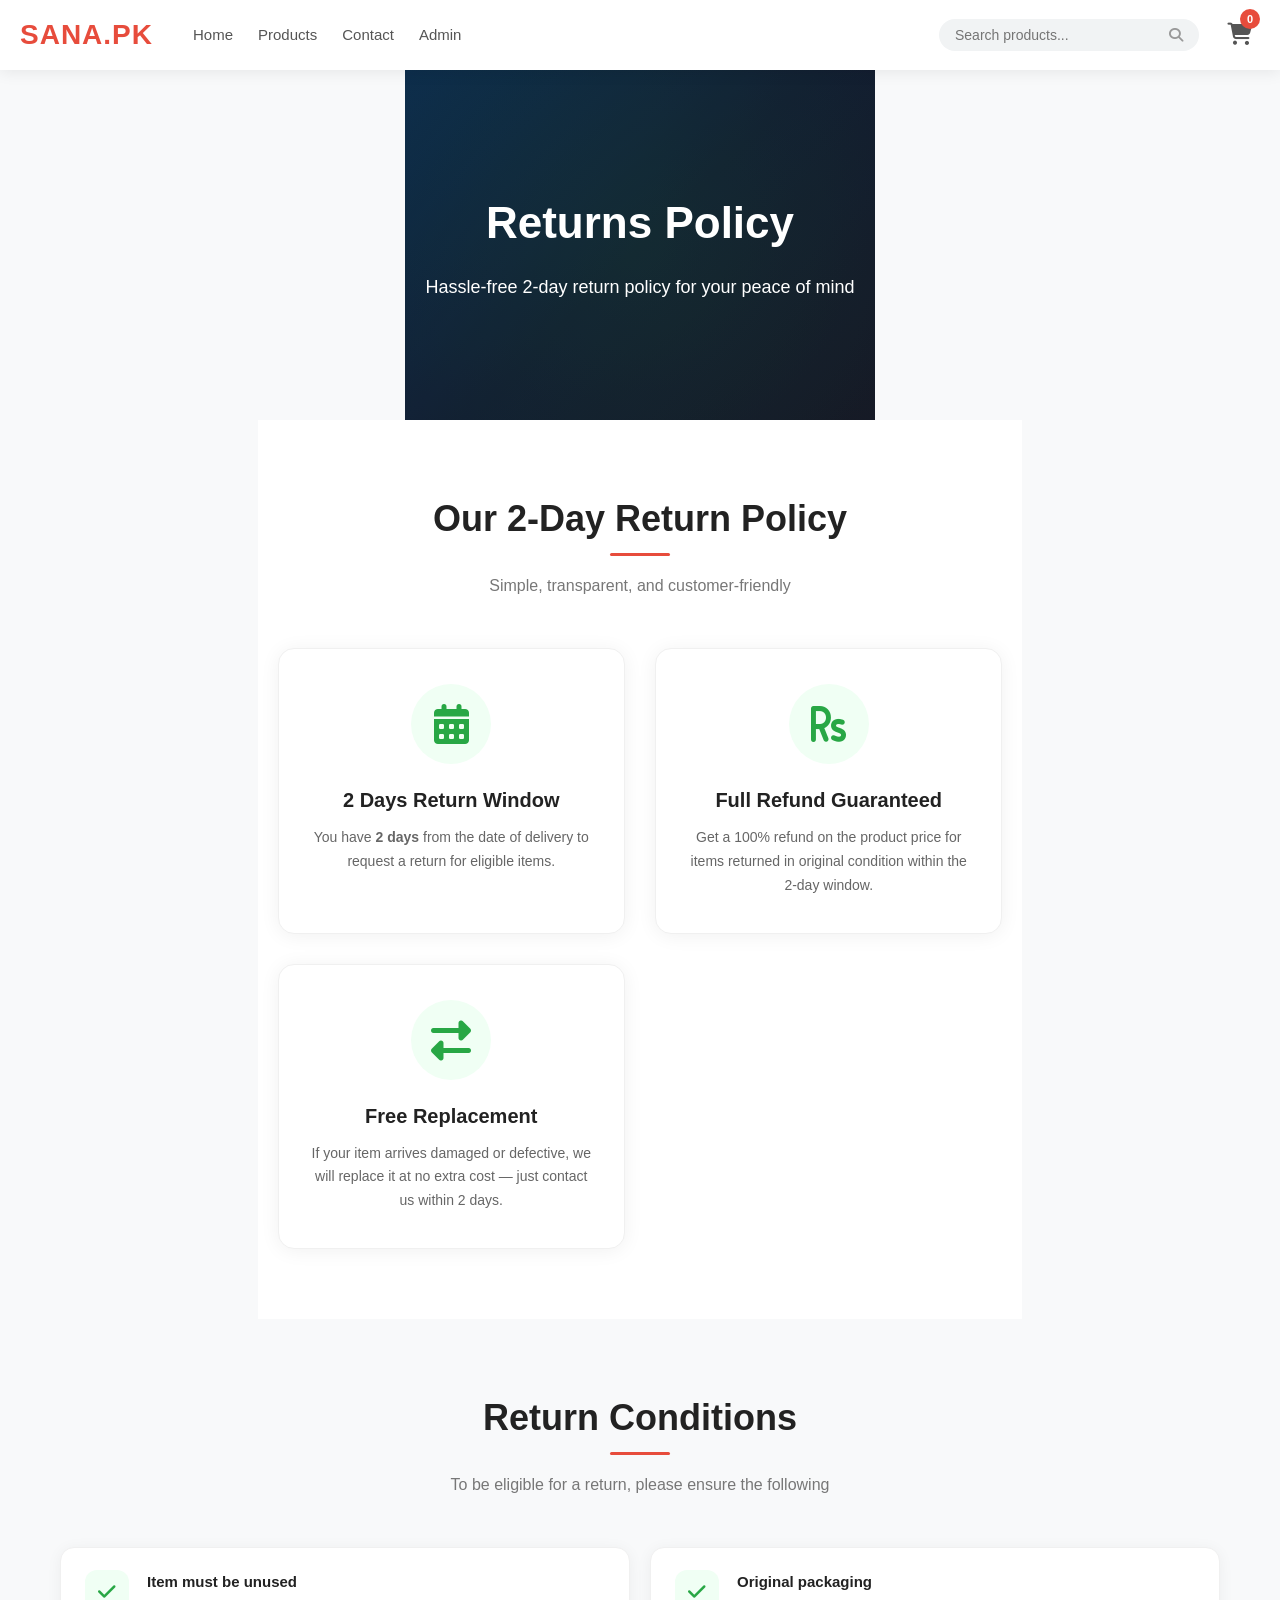
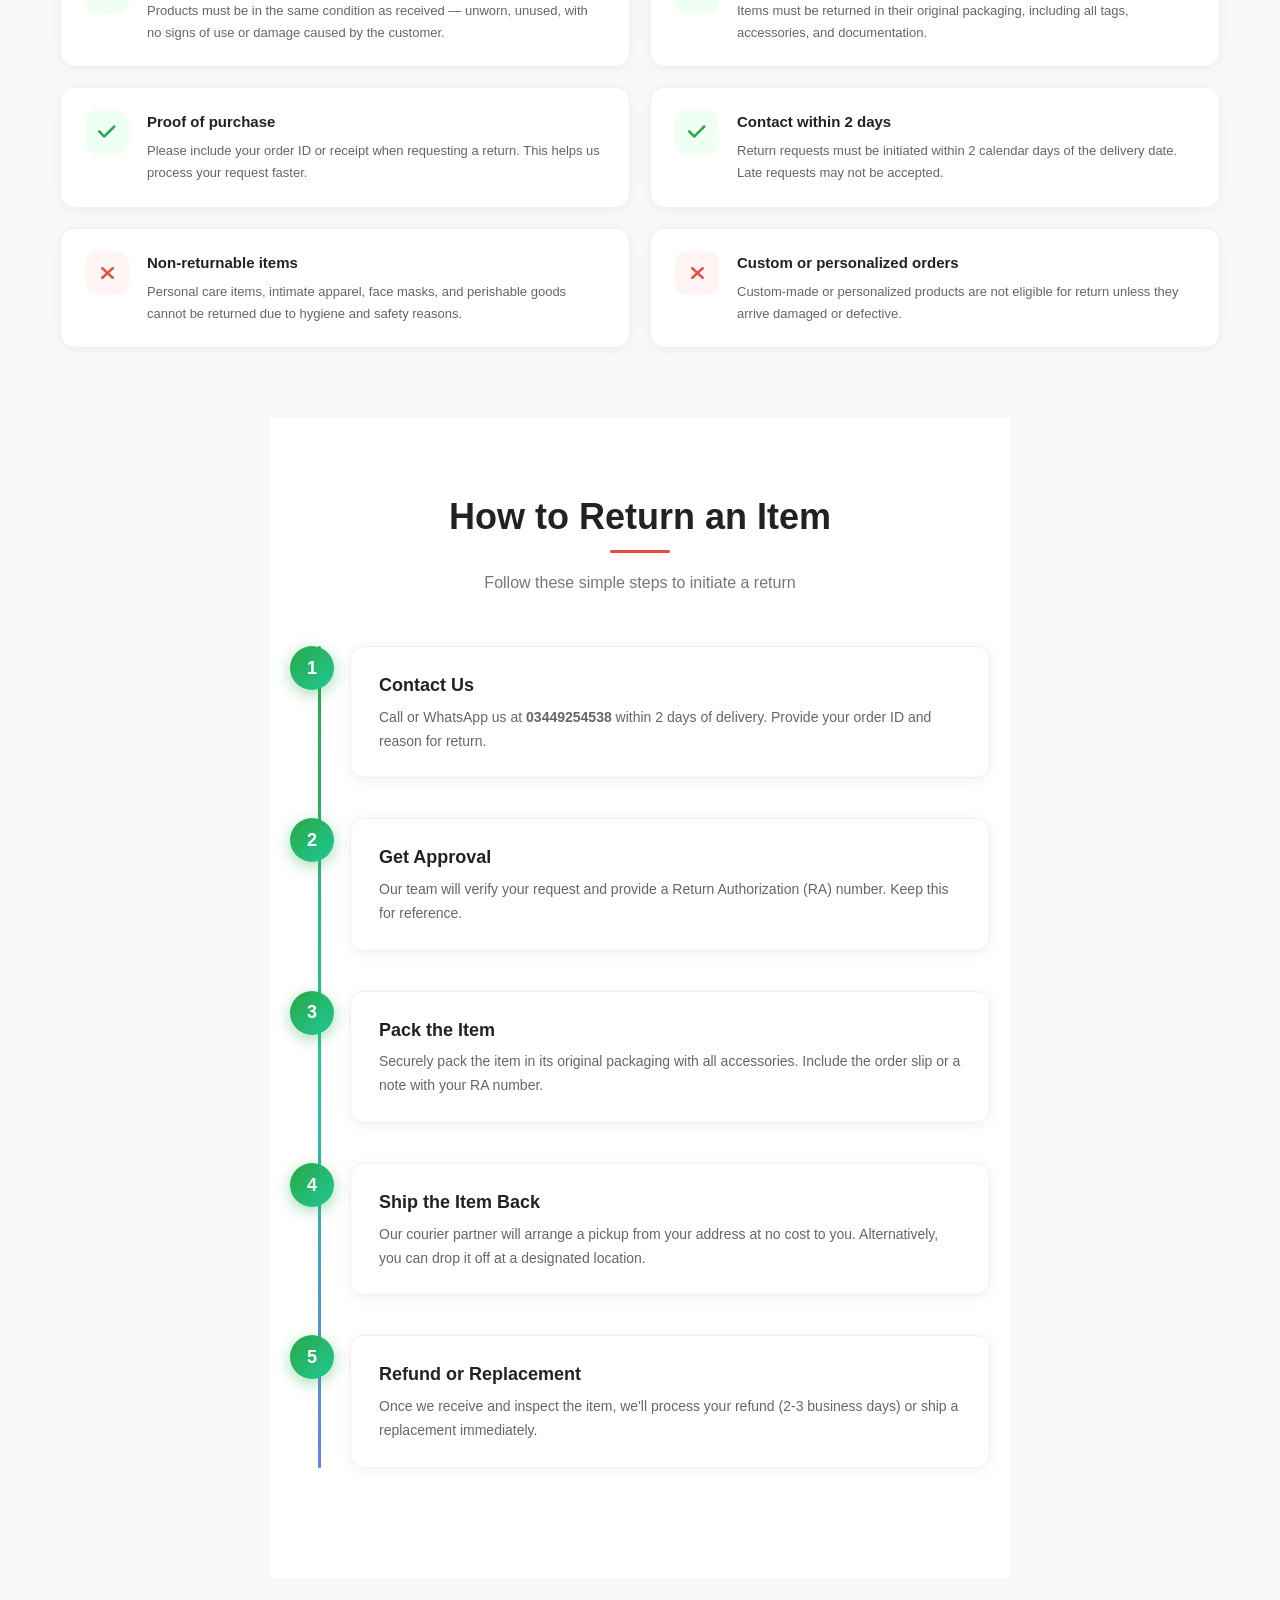
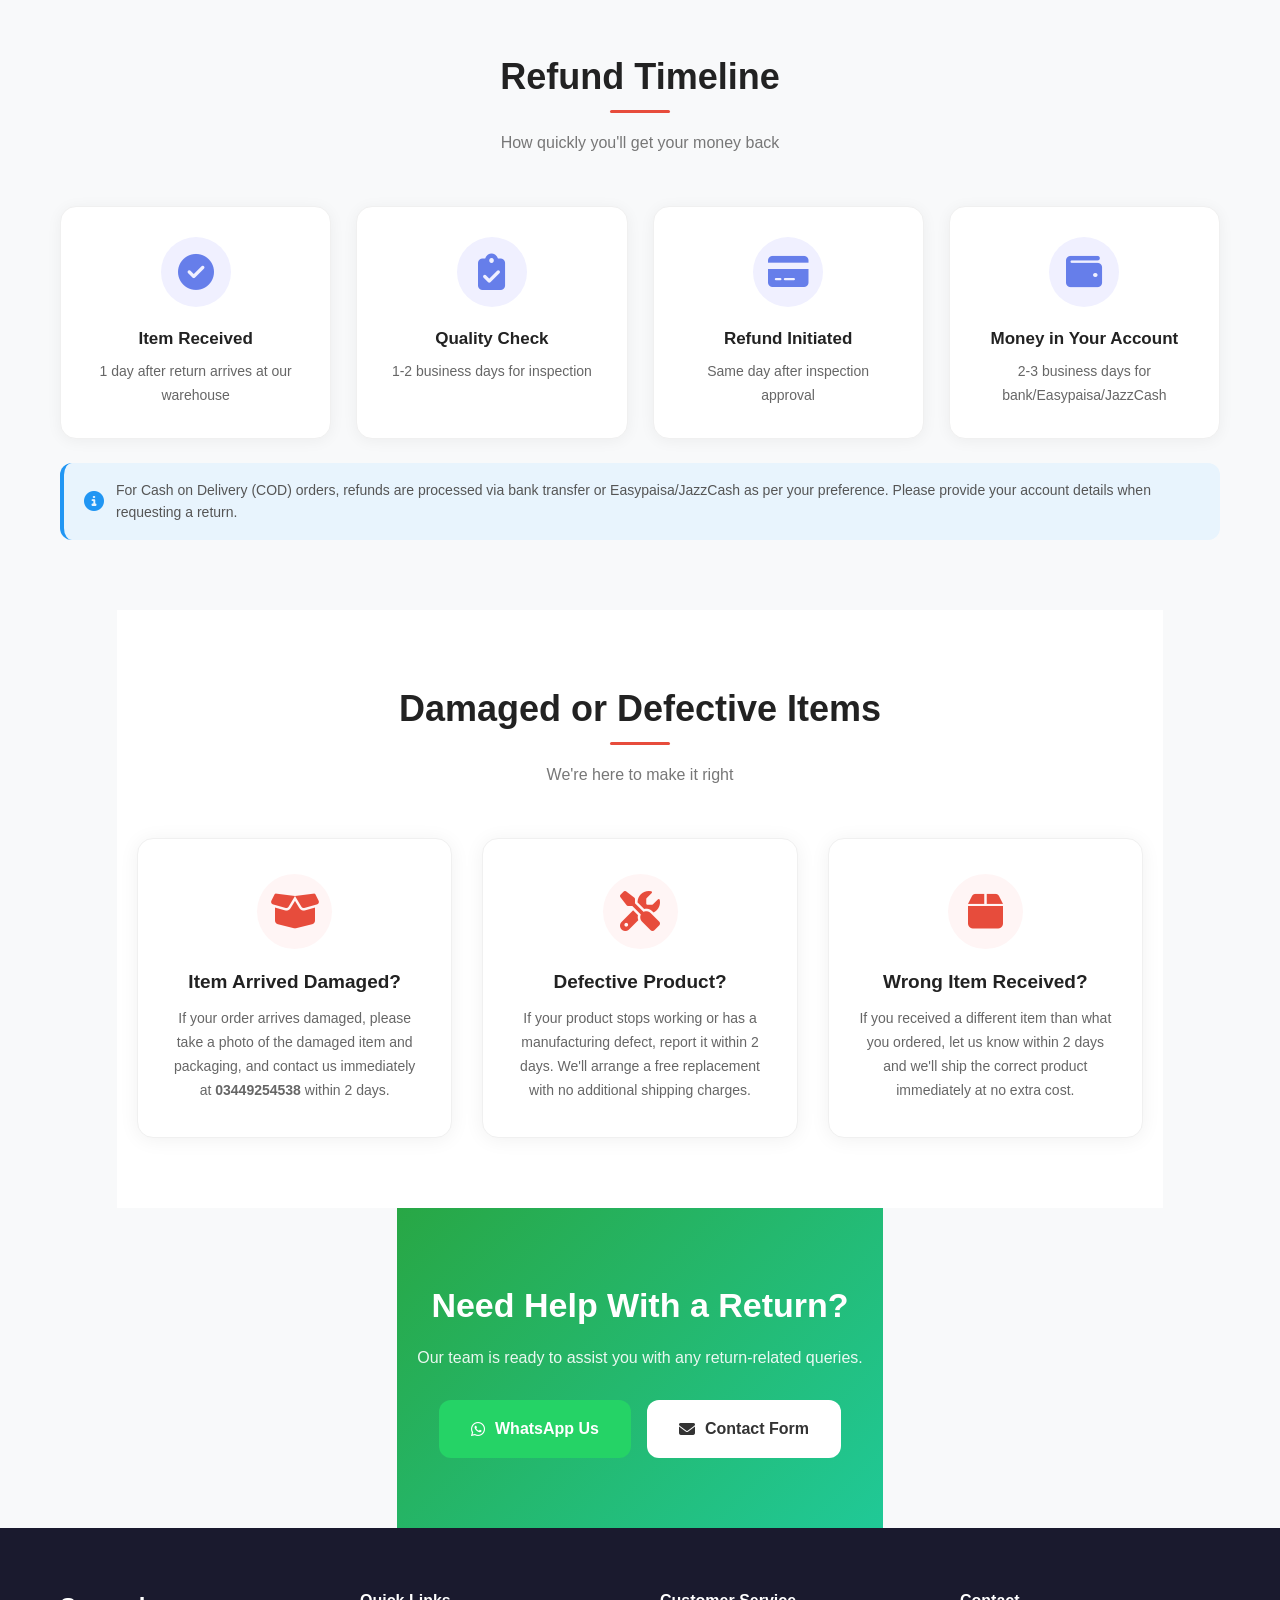
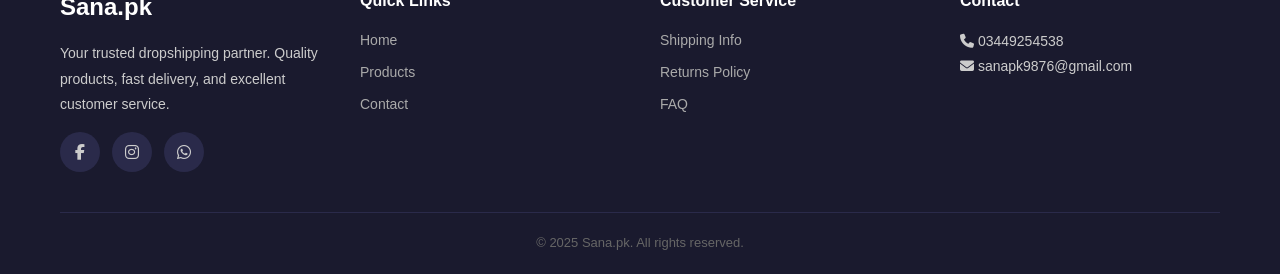
<file: retun.html>
<!DOCTYPE html>
<html lang="en">
<head>
    <meta charset="UTF-8">
    <meta name="viewport" content="width=device-width, initial-scale=1.0">
    <title>Returns Policy - Sana.pk</title>
    <link rel="stylesheet" href="style.css">
    <link rel="stylesheet" href="https://cdnjs.cloudflare.com/ajax/libs/font-awesome/6.5.0/css/all.min.css">
</head>
<body>
    <div class="page-wrapper">

        <!-- Navigation -->
        <nav class="navbar">
            <div class="nav-container">
                <div class="nav-left">
                    <a href="Index.html" class="logo">Sana.pk</a>
                    <div class="nav-links">
                        <a href="Index.html">Home</a>
                        <a href="Index.html#products">Products</a>
                        <a href="Index.html#contact">Contact</a>
                        <a href="#" onclick="openAdmin()">Admin</a>
                    </div>
                </div>
                <div class="nav-right">
                    <div class="search-bar">
                        <input type="text" id="searchInput" placeholder="Search products..." onkeyup="searchProducts()">
                        <i class="fas fa-search"></i>
                    </div>
                    <div class="cart-icon" onclick="openCart()">
                        <i class="fas fa-shopping-cart"></i>
                        <span class="cart-badge" id="cartBadge">0</span>
                    </div>
                    <div class="hamburger" onclick="toggleMenu()">
                        <i class="fas fa-bars"></i>
                    </div>
                </div>
            </div>
            <!-- Mobile Menu -->
            <div class="mobile-menu" id="mobileMenu">
                <a href="Index.html" onclick="toggleMenu()">Home</a>
                <a href="Index.html#products" onclick="toggleMenu()">Products</a>
                <a href="Index.html#contact" onclick="toggleMenu()">Contact</a>
                <a href="#" onclick="toggleMenu(); openAdmin()">Admin</a>
                <div class="mobile-search">
                    <input type="text" id="mobileSearchInput" placeholder="Search products..." onkeyup="searchProducts()">
                </div>
            </div>
        </nav>

        <!-- Returns Hero Banner -->
        <section class="returns-hero">
            <div class="returns-hero-overlay"></div>
            <div class="returns-hero-content">
                <h1>Returns Policy</h1>
                <p>Hassle-free 2-day return policy for your peace of mind</p>
            </div>
        </section>

        <!-- Policy Overview -->
        <section class="returns-section">
            <div class="container">
                <div class="section-header">
                    <h2>Our 2-Day Return Policy</h2>
                    <p>Simple, transparent, and customer-friendly</p>
                </div>
                <div class="policy-highlights">
                    <div class="policy-highlight-card">
                        <i class="fas fa-calendar-alt"></i>
                        <h3>2 Days Return Window</h3>
                        <p>You have <strong>2 days</strong> from the date of delivery to request a return for eligible items.</p>
                    </div>
                    <div class="policy-highlight-card">
                        <i class="fas fa-rupee-sign"></i>
                        <h3>Full Refund Guaranteed</h3>
                        <p>Get a 100% refund on the product price for items returned in original condition within the 2-day window.</p>
                    </div>
                    <div class="policy-highlight-card">
                        <i class="fas fa-exchange-alt"></i>
                        <h3>Free Replacement</h3>
                        <p>If your item arrives damaged or defective, we will replace it at no extra cost — just contact us within 2 days.</p>
                    </div>
                </div>
            </div>
        </section>

        <!-- Return Conditions -->
        <section class="returns-section returns-alt-bg">
            <div class="container">
                <div class="section-header">
                    <h2>Return Conditions</h2>
                    <p>To be eligible for a return, please ensure the following</p>
                </div>
                <div class="conditions-grid">
                    <div class="condition-card">
                        <div class="condition-icon green">
                            <i class="fas fa-check"></i>
                        </div>
                        <div>
                            <h4>Item must be unused</h4>
                            <p>Products must be in the same condition as received — unworn, unused, with no signs of use or damage caused by the customer.</p>
                        </div>
                    </div>
                    <div class="condition-card">
                        <div class="condition-icon green">
                            <i class="fas fa-check"></i>
                        </div>
                        <div>
                            <h4>Original packaging</h4>
                            <p>Items must be returned in their original packaging, including all tags, accessories, and documentation.</p>
                        </div>
                    </div>
                    <div class="condition-card">
                        <div class="condition-icon green">
                            <i class="fas fa-check"></i>
                        </div>
                        <div>
                            <h4>Proof of purchase</h4>
                            <p>Please include your order ID or receipt when requesting a return. This helps us process your request faster.</p>
                        </div>
                    </div>
                    <div class="condition-card">
                        <div class="condition-icon green">
                            <i class="fas fa-check"></i>
                        </div>
                        <div>
                            <h4>Contact within 2 days</h4>
                            <p>Return requests must be initiated within 2 calendar days of the delivery date. Late requests may not be accepted.</p>
                        </div>
                    </div>
                    <div class="condition-card">
                        <div class="condition-icon red">
                            <i class="fas fa-times"></i>
                        </div>
                        <div>
                            <h4>Non-returnable items</h4>
                            <p>Personal care items, intimate apparel, face masks, and perishable goods cannot be returned due to hygiene and safety reasons.</p>
                        </div>
                    </div>
                    <div class="condition-card">
                        <div class="condition-icon red">
                            <i class="fas fa-times"></i>
                        </div>
                        <div>
                            <h4>Custom or personalized orders</h4>
                            <p>Custom-made or personalized products are not eligible for return unless they arrive damaged or defective.</p>
                        </div>
                    </div>
                </div>
            </div>
        </section>

        <!-- How to Return -->
        <section class="returns-section">
            <div class="container">
                <div class="section-header">
                    <h2>How to Return an Item</h2>
                    <p>Follow these simple steps to initiate a return</p>
                </div>
                <div class="return-steps">
                    <div class="return-step">
                        <span class="step-number">1</span>
                        <div class="step-content">
                            <h3>Contact Us</h3>
                            <p>Call or WhatsApp us at <strong>03449254538</strong> within 2 days of delivery. Provide your order ID and reason for return.</p>
                        </div>
                    </div>
                    <div class="return-step">
                        <span class="step-number">2</span>
                        <div class="step-content">
                            <h3>Get Approval</h3>
                            <p>Our team will verify your request and provide a Return Authorization (RA) number. Keep this for reference.</p>
                        </div>
                    </div>
                    <div class="return-step">
                        <span class="step-number">3</span>
                        <div class="step-content">
                            <h3>Pack the Item</h3>
                            <p>Securely pack the item in its original packaging with all accessories. Include the order slip or a note with your RA number.</p>
                        </div>
                    </div>
                    <div class="return-step">
                        <span class="step-number">4</span>
                        <div class="step-content">
                            <h3>Ship the Item Back</h3>
                            <p>Our courier partner will arrange a pickup from your address at no cost to you. Alternatively, you can drop it off at a designated location.</p>
                        </div>
                    </div>
                    <div class="return-step">
                        <span class="step-number">5</span>
                        <div class="step-content">
                            <h3>Refund or Replacement</h3>
                            <p>Once we receive and inspect the item, we'll process your refund (2-3 business days) or ship a replacement immediately.</p>
                        </div>
                    </div>
                </div>
            </div>
        </section>

        <!-- Refund Timeline -->
        <section class="returns-section returns-alt-bg">
            <div class="container">
                <div class="section-header">
                    <h2>Refund Timeline</h2>
                    <p>How quickly you'll get your money back</p>
                </div>
                <div class="timeline-cards">
                    <div class="timeline-card">
                        <i class="fas fa-check-circle"></i>
                        <h3>Item Received</h3>
                        <p>1 day after return arrives at our warehouse</p>
                    </div>
                    <div class="timeline-card">
                        <i class="fas fa-clipboard-check"></i>
                        <h3>Quality Check</h3>
                        <p>1-2 business days for inspection</p>
                    </div>
                    <div class="timeline-card">
                        <i class="fas fa-credit-card"></i>
                        <h3>Refund Initiated</h3>
                        <p>Same day after inspection approval</p>
                    </div>
                    <div class="timeline-card">
                        <i class="fas fa-wallet"></i>
                        <h3>Money in Your Account</h3>
                        <p>2-3 business days for bank/Easypaisa/JazzCash</p>
                    </div>
                </div>
                <div class="returns-note">
                    <i class="fas fa-info-circle"></i>
                    <p>For Cash on Delivery (COD) orders, refunds are processed via bank transfer or Easypaisa/JazzCash as per your preference. Please provide your account details when requesting a return.</p>
                </div>
            </div>
        </section>

        <!-- Damaged or Defective Items -->
        <section class="returns-section">
            <div class="container">
                <div class="section-header">
                    <h2>Damaged or Defective Items</h2>
                    <p>We're here to make it right</p>
                </div>
                <div class="damage-content">
                    <div class="damage-card">
                        <i class="fas fa-box-open"></i>
                        <h3>Item Arrived Damaged?</h3>
                        <p>If your order arrives damaged, please take a photo of the damaged item and packaging, and contact us immediately at <strong>03449254538</strong> within 2 days.</p>
                    </div>
                    <div class="damage-card">
                        <i class="fas fa-tools"></i>
                        <h3>Defective Product?</h3>
                        <p>If your product stops working or has a manufacturing defect, report it within 2 days. We'll arrange a free replacement with no additional shipping charges.</p>
                    </div>
                    <div class="damage-card">
                        <i class="fas fa-box"></i>
                        <h3>Wrong Item Received?</h3>
                        <p>If you received a different item than what you ordered, let us know within 2 days and we'll ship the correct product immediately at no extra cost.</p>
                    </div>
                </div>
            </div>
        </section>

        <!-- Contact CTA -->
        <section class="returns-cta">
            <div class="container">
                <div class="cta-content">
                    <h2>Need Help With a Return?</h2>
                    <p>Our team is ready to assist you with any return-related queries.</p>
                    <div class="cta-buttons">
                        <a href="https://wa.me/923449254538" class="cta-btn cta-whatsapp" target="_blank">
                            <i class="fab fa-whatsapp"></i> WhatsApp Us
                        </a>
                        <a href="Index.html#contact" class="cta-btn cta-contact">
                            <i class="fas fa-envelope"></i> Contact Form
                        </a>
                    </div>
                </div>
            </div>
        </section>

        <!-- Footer -->
        <footer class="footer">
            <div class="container">
                <div class="footer-content">
                    <div class="footer-section">
                        <h3>Sana.pk</h3>
                        <p>Your trusted dropshipping partner. Quality products, fast delivery, and excellent customer service.</p>
                        <div class="social-links">
                            <a href="#"><i class="fab fa-facebook-f"></i></a>
                            <a href="https://www.instagram.com/sana_pk1?utm_source=ig_web_button_share_sheet&igsh=ZDNlZDc0MzIxNw=="><i class="fab fa-instagram"></i></a>
                            <a href="#"><i class="fab fa-whatsapp"></i></a>
                        </div>
                    </div>
                    <div class="footer-section">
                        <h4>Quick Links</h4>
                        <a href="Index.html">Home</a>
                        <a href="Index.html#products">Products</a>
                        <a href="Index.html#contact">Contact</a>
                    </div>
                    <div class="footer-section">
                        <h4>Customer Service</h4>
                        <a href="ShippingInfo.html">Shipping Info</a>
                        <a href="retun.html">Returns Policy</a>
                        <a href="#">FAQ</a>
                    </div>
                    <div class="footer-section">
                        <h4>Contact</h4>
                        <p><i class="fas fa-phone"></i> 03449254538</p>
                        <p><i class="fas fa-envelope"></i> sanapk9876@gmail.com</p>
                    </div>
                </div>
                <div class="footer-bottom">
                    <p>&copy; 2025 Sana.pk. All rights reserved.</p>
                </div>
            </div>
        </footer>

        <!-- Toast Notification -->
        <div class="toast" id="toast"></div>

    </div>

    <script src="script.js"></script>
    <script>
        // Update cart badge from localStorage
        document.addEventListener('DOMContentLoaded', () => {
            const savedCart = JSON.parse(localStorage.getItem('sanaCart')) || [];
            const badge = document.getElementById('cartBadge');
            const count = savedCart.reduce((sum, item) => sum + item.quantity, 0);
            badge.textContent = count;
        });

        function openCart() {
            showToast('View your cart from the main store page', 'info');
        }
    </script>
</body>
</html>
</file>
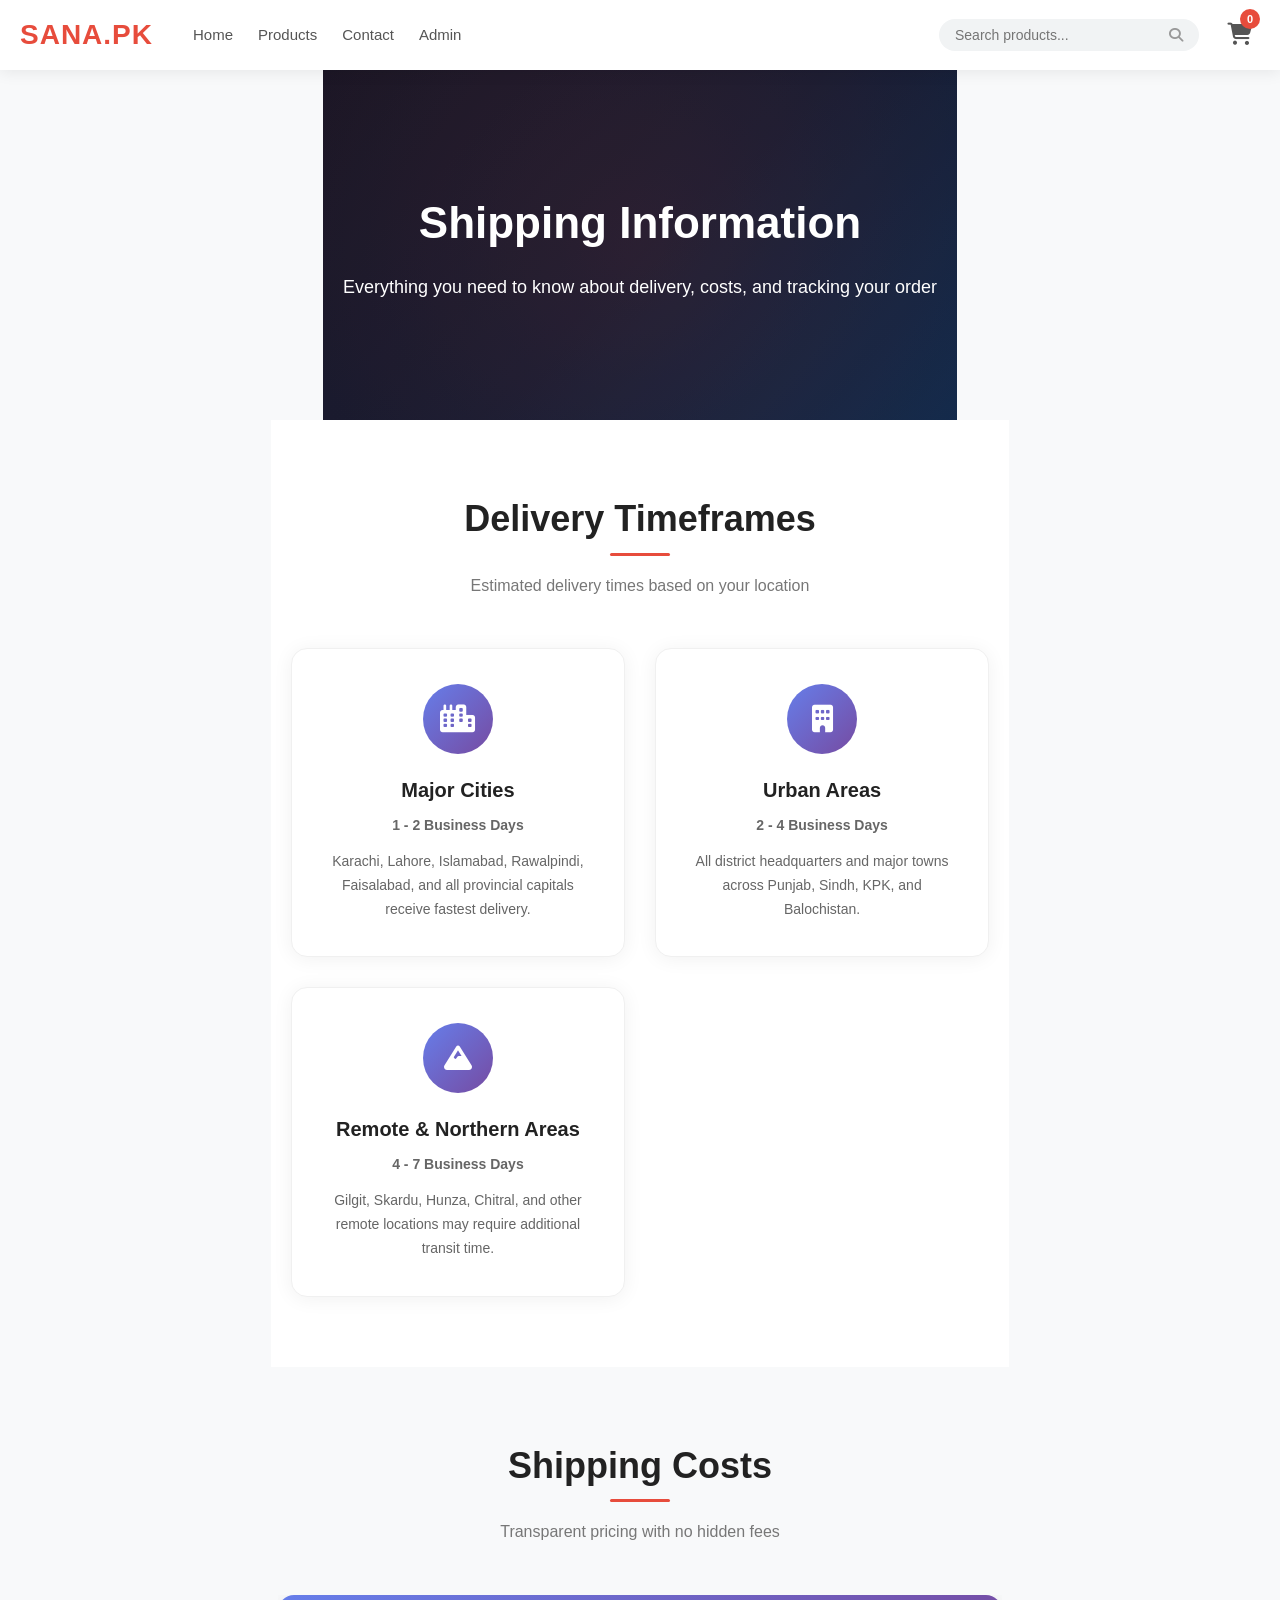
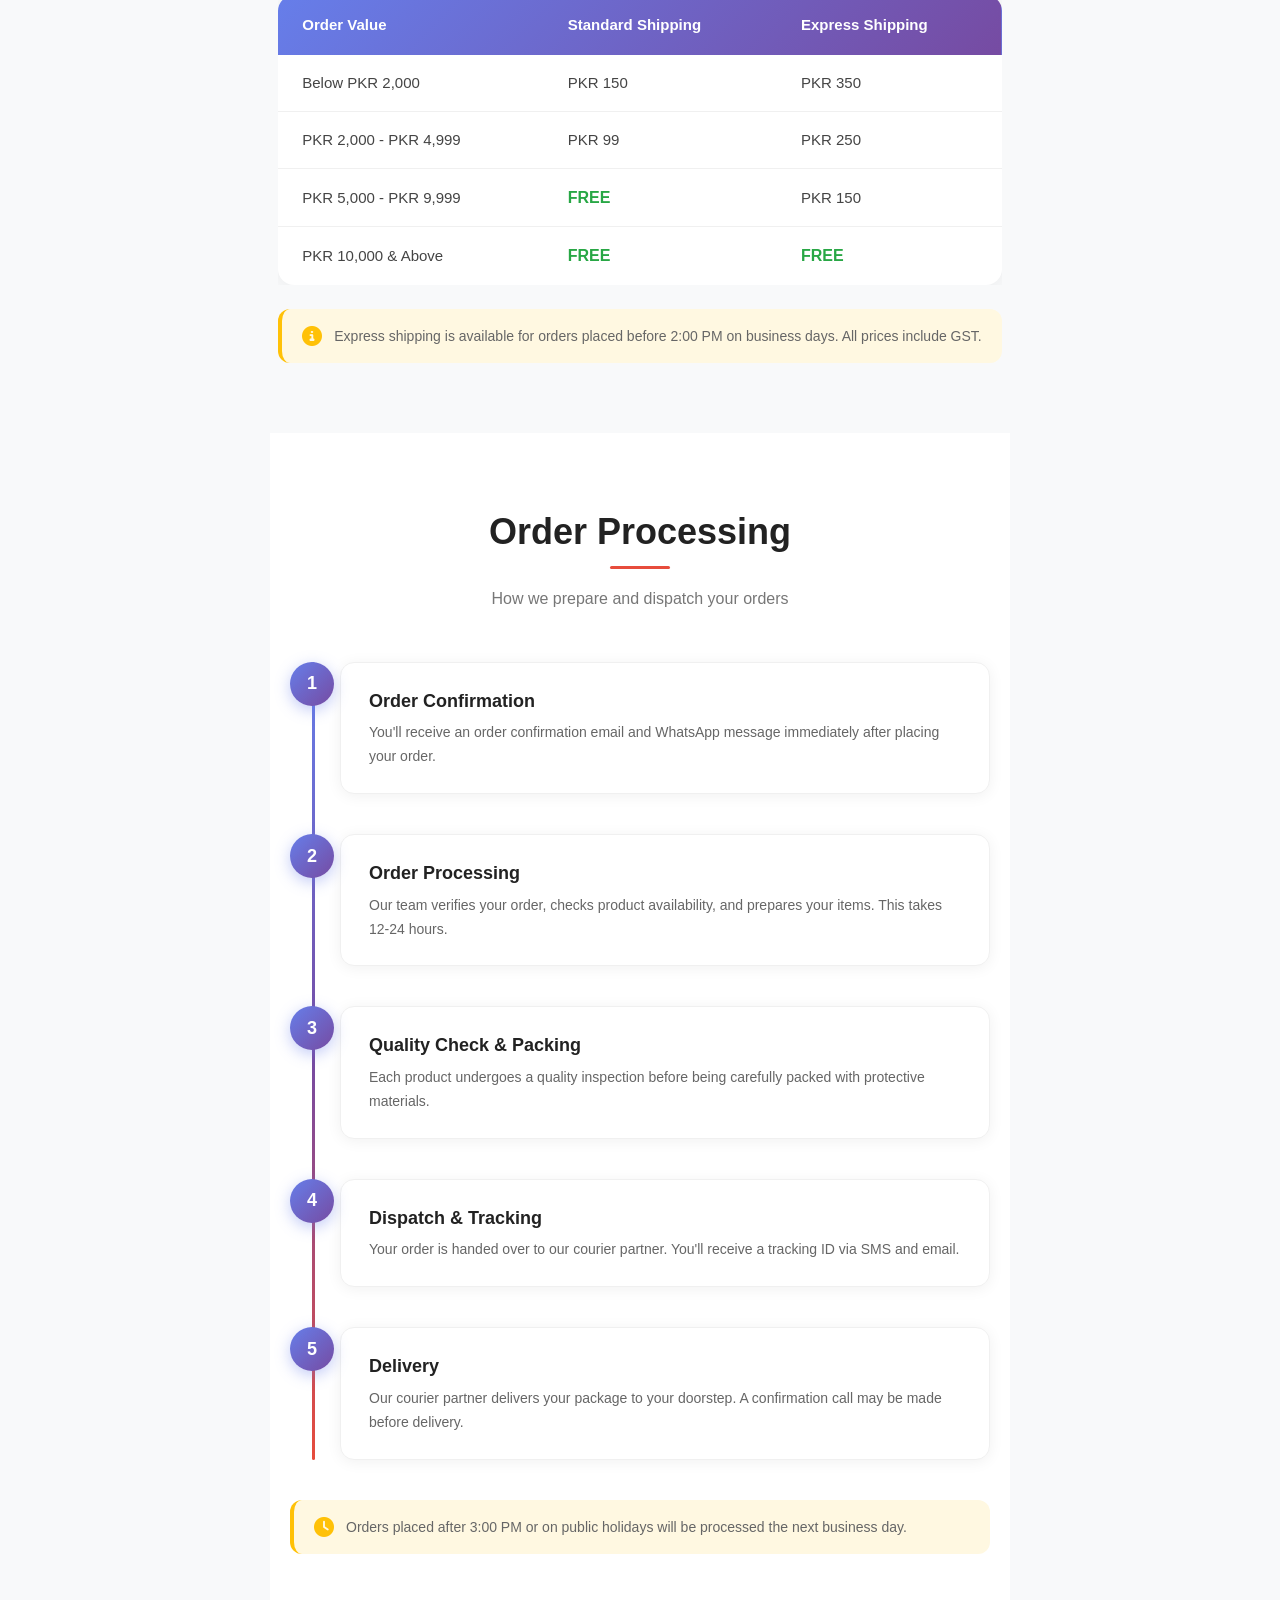
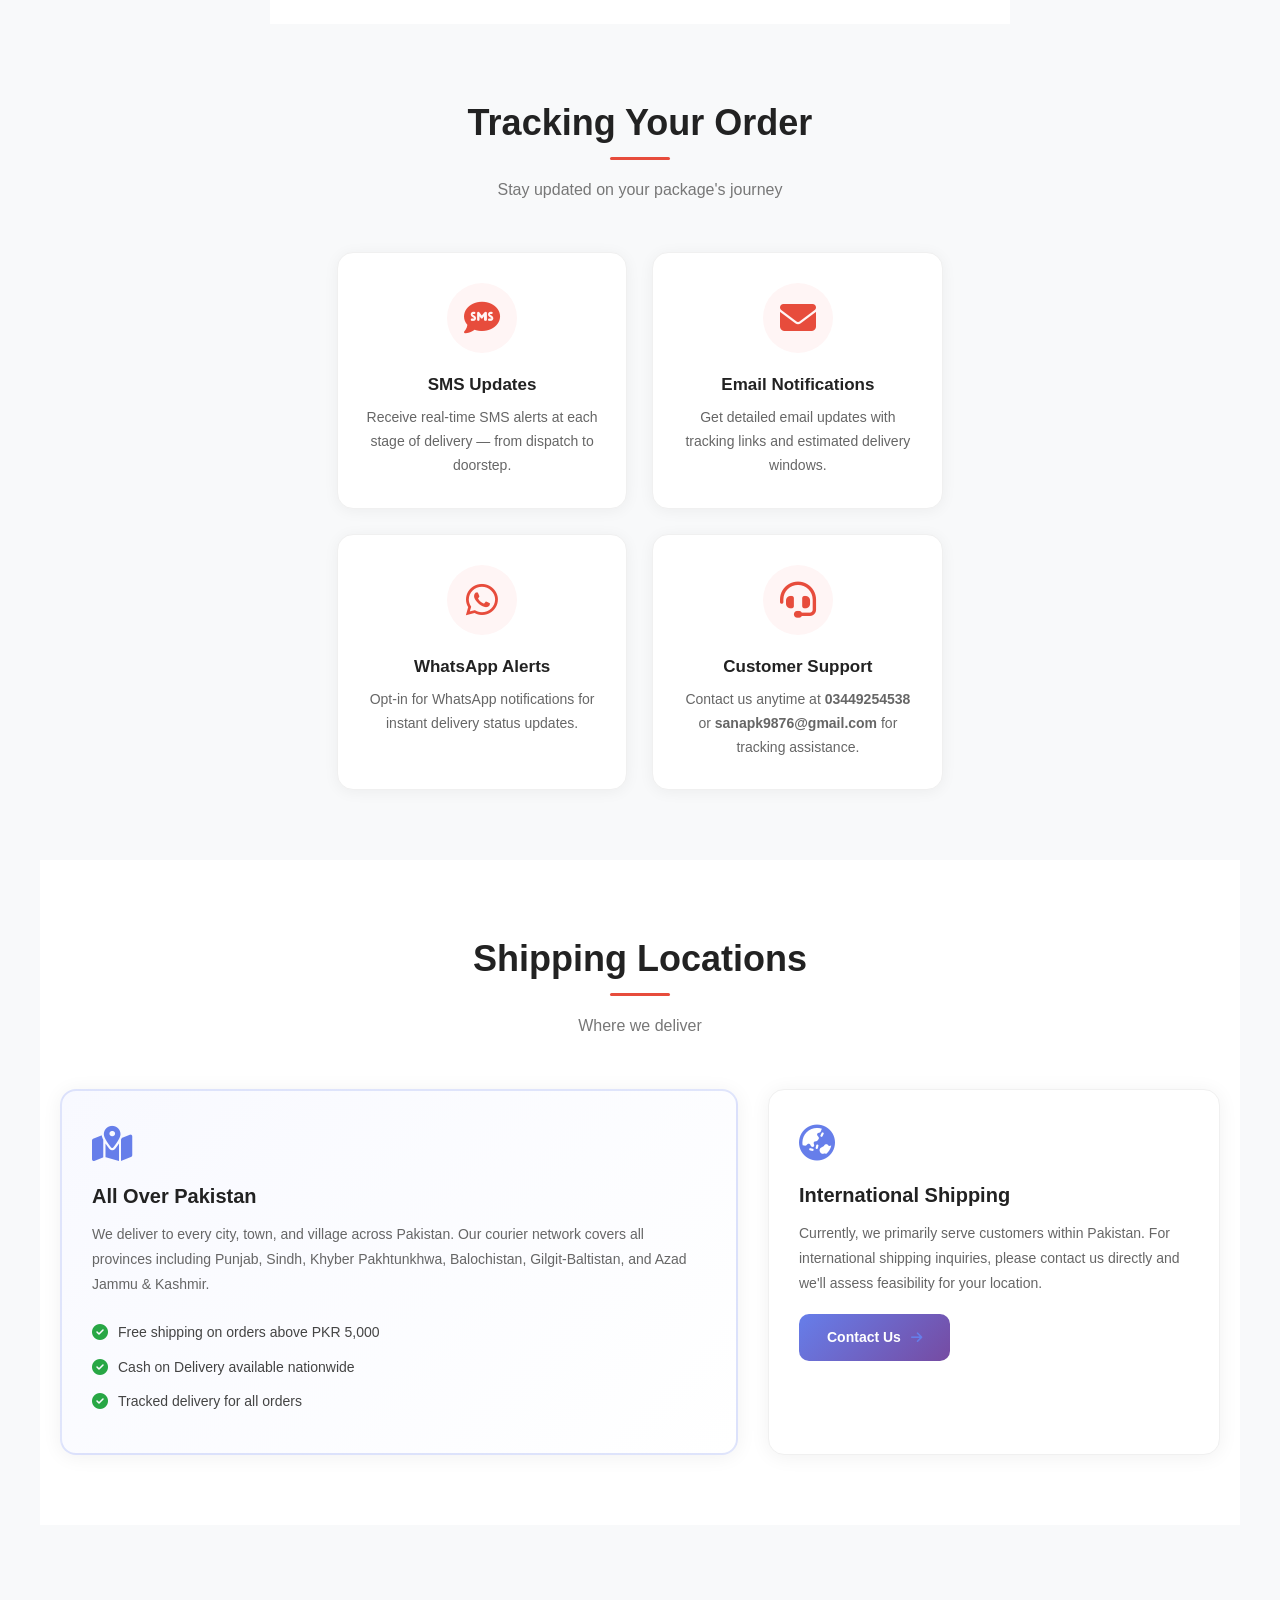
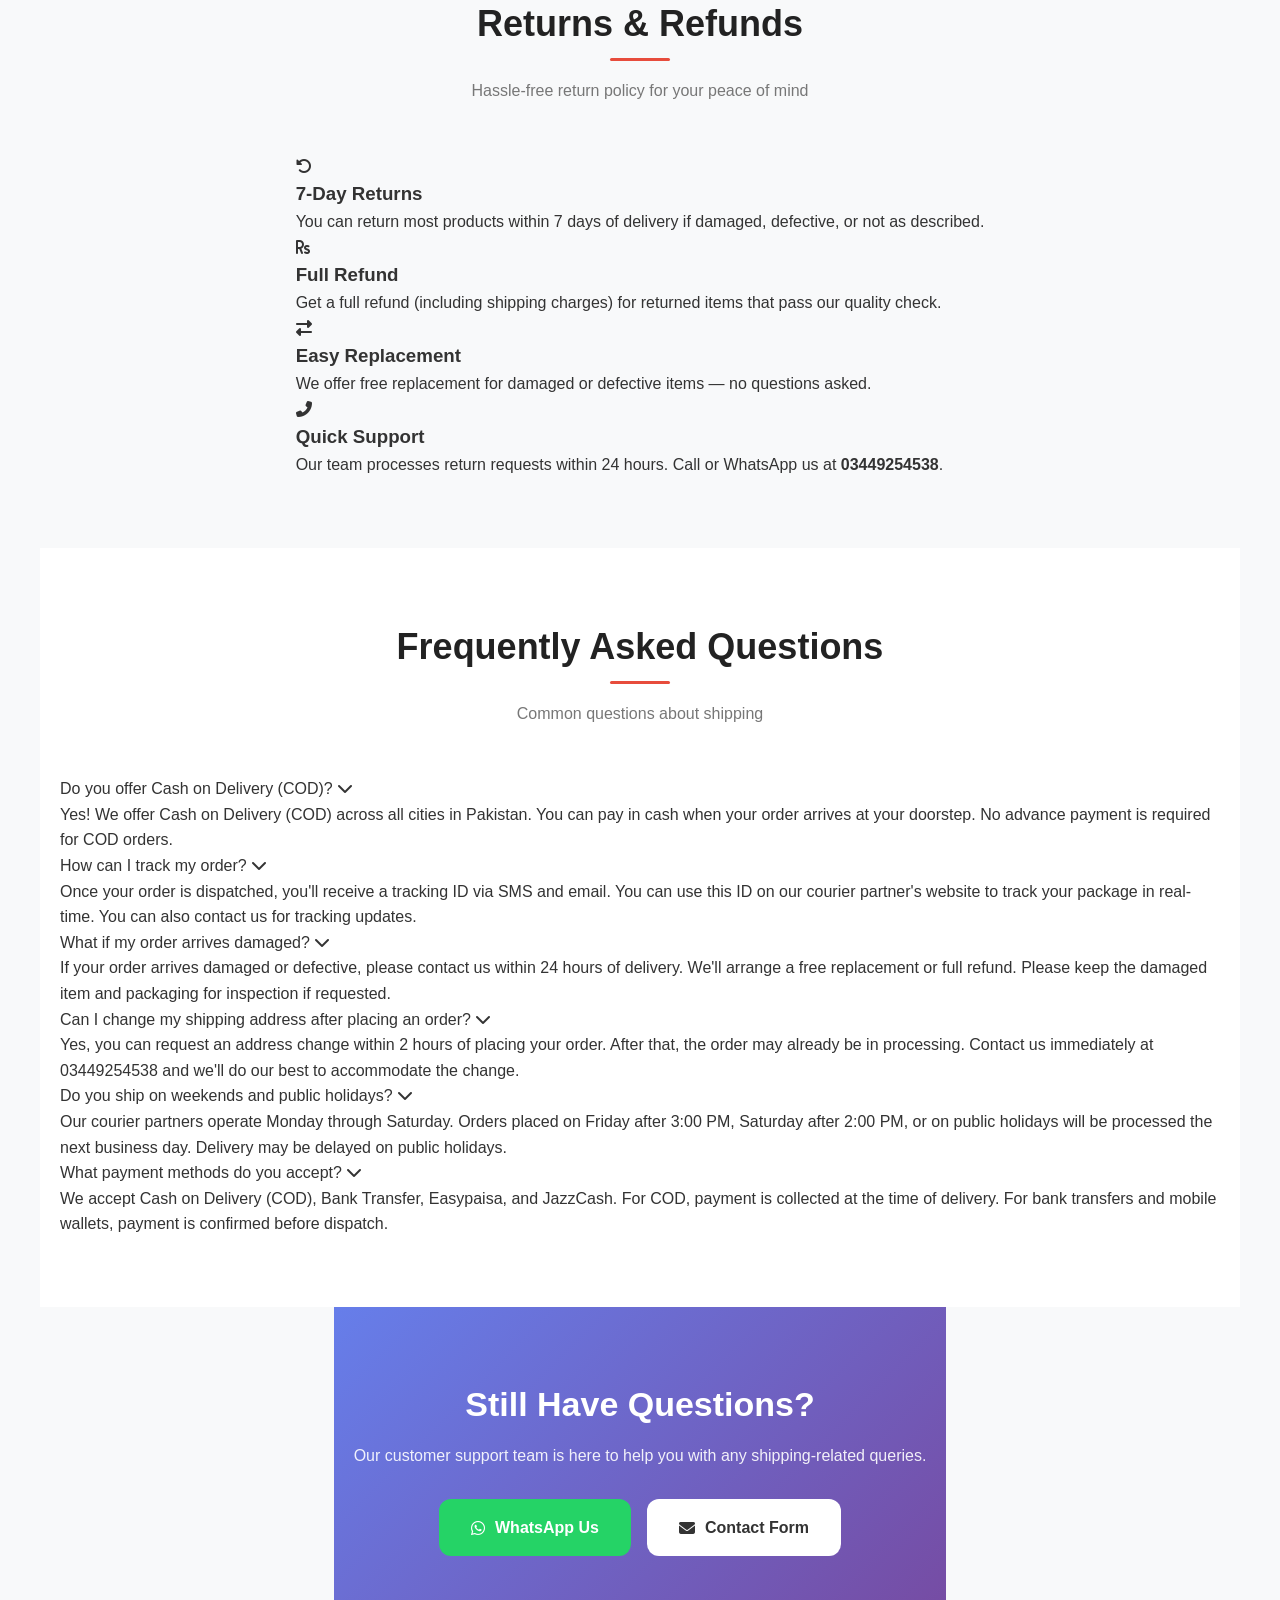
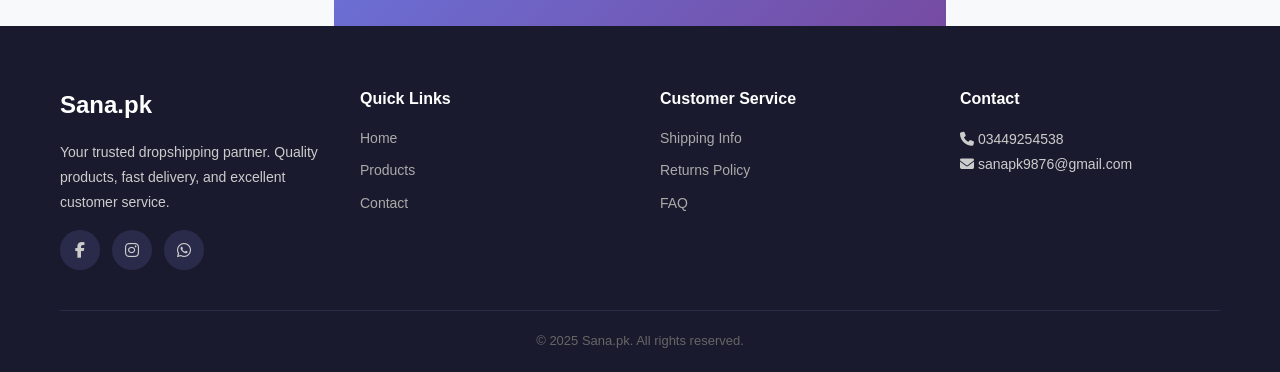
<file: shippingInfo.html>
<!DOCTYPE html>
<html lang="en">
<head>
    <meta charset="UTF-8">
    <meta name="viewport" content="width=device-width, initial-scale=1.0">
    <title>Shipping Information - Sana.pk</title>
    <link rel="stylesheet" href="style.css">
    <link rel="stylesheet" href="https://cdnjs.cloudflare.com/ajax/libs/font-awesome/6.5.0/css/all.min.css">
</head>
<body>
    <div class="page-wrapper">

        <!-- Navigation -->
        <nav class="navbar">
            <div class="nav-container">
                <div class="nav-left">
                    <a href="Index.html" class="logo">Sana.pk</a>
                    <div class="nav-links">
                        <a href="Index.html">Home</a>
                        <a href="Index.html#products">Products</a>
                        <a href="Index.html#contact">Contact</a>
                        <a href="#" onclick="openAdmin()">Admin</a>
                    </div>
                </div>
                <div class="nav-right">
                    <div class="search-bar">
                        <input type="text" id="searchInput" placeholder="Search products..." onkeyup="searchProducts()">
                        <i class="fas fa-search"></i>
                    </div>
                    <div class="cart-icon" onclick="openCart()">
                        <i class="fas fa-shopping-cart"></i>
                        <span class="cart-badge" id="cartBadge">0</span>
                    </div>
                    <div class="hamburger" onclick="toggleMenu()">
                        <i class="fas fa-bars"></i>
                    </div>
                </div>
            </div>
            <!-- Mobile Menu -->
            <div class="mobile-menu" id="mobileMenu">
                <a href="Index.html" onclick="toggleMenu()">Home</a>
                <a href="Index.html#products" onclick="toggleMenu()">Products</a>
                <a href="Index.html#contact" onclick="toggleMenu()">Contact</a>
                <a href="#" onclick="toggleMenu(); openAdmin()">Admin</a>
                <div class="mobile-search">
                    <input type="text" id="mobileSearchInput" placeholder="Search products..." onkeyup="searchProducts()">
                </div>
            </div>
        </nav>

        <!-- Shipping Hero Banner -->
        <section class="shipping-hero">
            <div class="shipping-hero-overlay"></div>
            <div class="shipping-hero-content">
                <h1>Shipping Information</h1>
                <p>Everything you need to know about delivery, costs, and tracking your order</p>
            </div>
        </section>

        <!-- Delivery Timeframes -->
        <section class="shipping-section">
            <div class="container">
                <div class="section-header">
                    <h2>Delivery Timeframes</h2>
                    <p>Estimated delivery times based on your location</p>
                </div>
                <div class="shipping-grid">
                    <div class="shipping-card">
                        <div class="shipping-card-icon">
                            <i class="fas fa-city"></i>
                        </div>
                        <h3>Major Cities</h3>
                        <p class="shipping-time">1 - 2 Business Days</p>
                        <p>Karachi, Lahore, Islamabad, Rawalpindi, Faisalabad, and all provincial capitals receive fastest delivery.</p>
                    </div>
                    <div class="shipping-card">
                        <div class="shipping-card-icon">
                            <i class="fas fa-building"></i>
                        </div>
                        <h3>Urban Areas</h3>
                        <p class="shipping-time">2 - 4 Business Days</p>
                        <p>All district headquarters and major towns across Punjab, Sindh, KPK, and Balochistan.</p>
                    </div>
                    <div class="shipping-card">
                        <div class="shipping-card-icon">
                            <i class="fas fa-mountain"></i>
                        </div>
                        <h3>Remote & Northern Areas</h3>
                        <p class="shipping-time">4 - 7 Business Days</p>
                        <p>Gilgit, Skardu, Hunza, Chitral, and other remote locations may require additional transit time.</p>
                    </div>
                </div>
            </div>
        </section>

        <!-- Shipping Costs -->
        <section class="shipping-section shipping-alt-bg">
            <div class="container">
                <div class="section-header">
                    <h2>Shipping Costs</h2>
                    <p>Transparent pricing with no hidden fees</p>
                </div>
                <div class="shipping-costs-table-wrapper">
                    <table class="shipping-costs-table">
                        <thead>
                            <tr>
                                <th>Order Value</th>
                                <th>Standard Shipping</th>
                                <th>Express Shipping</th>
                            </tr>
                        </thead>
                        <tbody>
                            <tr>
                                <td>Below PKR 2,000</td>
                                <td>PKR 150</td>
                                <td>PKR 350</td>
                            </tr>
                            <tr>
                                <td>PKR 2,000 - PKR 4,999</td>
                                <td>PKR 99</td>
                                <td>PKR 250</td>
                            </tr>
                            <tr>
                                <td>PKR 5,000 - PKR 9,999</td>
                                <td><span class="free-shipping">FREE</span></td>
                                <td>PKR 150</td>
                            </tr>
                            <tr>
                                <td>PKR 10,000 & Above</td>
                                <td><span class="free-shipping">FREE</span></td>
                                <td><span class="free-shipping">FREE</span></td>
                            </tr>
                        </tbody>
                    </table>
                </div>
                <div class="shipping-note">
                    <i class="fas fa-info-circle"></i>
                    <p>Express shipping is available for orders placed before 2:00 PM on business days. All prices include GST.</p>
                </div>
            </div>
        </section>

        <!-- Order Processing -->
        <section class="shipping-section">
            <div class="container">
                <div class="section-header">
                    <h2>Order Processing</h2>
                    <p>How we prepare and dispatch your orders</p>
                </div>
                <div class="shipping-timeline">
                    <div class="timeline-item">
                        <div class="timeline-number">1</div>
                        <div class="timeline-content">
                            <h3>Order Confirmation</h3>
                            <p>You'll receive an order confirmation email and WhatsApp message immediately after placing your order.</p>
                        </div>
                    </div>
                    <div class="timeline-item">
                        <div class="timeline-number">2</div>
                        <div class="timeline-content">
                            <h3>Order Processing</h3>
                            <p>Our team verifies your order, checks product availability, and prepares your items. This takes 12-24 hours.</p>
                        </div>
                    </div>
                    <div class="timeline-item">
                        <div class="timeline-number">3</div>
                        <div class="timeline-content">
                            <h3>Quality Check & Packing</h3>
                            <p>Each product undergoes a quality inspection before being carefully packed with protective materials.</p>
                        </div>
                    </div>
                    <div class="timeline-item">
                        <div class="timeline-number">4</div>
                        <div class="timeline-content">
                            <h3>Dispatch & Tracking</h3>
                            <p>Your order is handed over to our courier partner. You'll receive a tracking ID via SMS and email.</p>
                        </div>
                    </div>
                    <div class="timeline-item">
                        <div class="timeline-number">5</div>
                        <div class="timeline-content">
                            <h3>Delivery</h3>
                            <p>Our courier partner delivers your package to your doorstep. A confirmation call may be made before delivery.</p>
                        </div>
                    </div>
                </div>
                <div class="shipping-note">
                    <i class="fas fa-clock"></i>
                    <p>Orders placed after 3:00 PM or on public holidays will be processed the next business day.</p>
                </div>
            </div>
        </section>

        <!-- Tracking Your Order -->
        <section class="shipping-section shipping-alt-bg">
            <div class="container">
                <div class="section-header">
                    <h2>Tracking Your Order</h2>
                    <p>Stay updated on your package's journey</p>
                </div>
                <div class="tracking-methods">
                    <div class="tracking-method">
                        <i class="fas fa-sms"></i>
                        <h3>SMS Updates</h3>
                        <p>Receive real-time SMS alerts at each stage of delivery — from dispatch to doorstep.</p>
                    </div>
                    <div class="tracking-method">
                        <i class="fas fa-envelope"></i>
                        <h3>Email Notifications</h3>
                        <p>Get detailed email updates with tracking links and estimated delivery windows.</p>
                    </div>
                    <div class="tracking-method">
                        <i class="fab fa-whatsapp"></i>
                        <h3>WhatsApp Alerts</h3>
                        <p>Opt-in for WhatsApp notifications for instant delivery status updates.</p>
                    </div>
                    <div class="tracking-method">
                        <i class="fas fa-headset"></i>
                        <h3>Customer Support</h3>
                        <p>Contact us anytime at <strong>03449254538</strong> or <strong>sanapk9876@gmail.com</strong> for tracking assistance.</p>
                    </div>
                </div>
            </div>
        </section>

        <!-- Shipping Locations -->
        <section class="shipping-section">
            <div class="container">
                <div class="section-header">
                    <h2>Shipping Locations</h2>
                    <p>Where we deliver</p>
                </div>
                <div class="locations-content">
                    <div class="location-card featured">
                        <i class="fas fa-map-marked-alt"></i>
                        <h3>All Over Pakistan</h3>
                        <p>We deliver to every city, town, and village across Pakistan. Our courier network covers all provinces including Punjab, Sindh, Khyber Pakhtunkhwa, Balochistan, Gilgit-Baltistan, and Azad Jammu & Kashmir.</p>
                        <ul class="location-list">
                            <li><i class="fas fa-check-circle"></i> Free shipping on orders above PKR 5,000</li>
                            <li><i class="fas fa-check-circle"></i> Cash on Delivery available nationwide</li>
                            <li><i class="fas fa-check-circle"></i> Tracked delivery for all orders</li>
                        </ul>
                    </div>
                    <div class="location-card">
                        <i class="fas fa-globe-asia"></i>
                        <h3>International Shipping</h3>
                        <p>Currently, we primarily serve customers within Pakistan. For international shipping inquiries, please contact us directly and we'll assess feasibility for your location.</p>
                        <a href="Index.html#contact" class="location-cta">Contact Us <i class="fas fa-arrow-right"></i></a>
                    </div>
                </div>
            </div>
        </section>

        <!-- Returns & Refunds -->
        <section class="shipping-section shipping-alt-bg">
            <div class="container">
                <div class="section-header">
                    <h2>Returns & Refunds</h2>
                    <p>Hassle-free return policy for your peace of mind</p>
                </div>
                <div class="returns-grid">
                    <div class="returns-card">
                        <i class="fas fa-undo-alt"></i>
                        <h3>7-Day Returns</h3>
                        <p>You can return most products within 7 days of delivery if damaged, defective, or not as described.</p>
                    </div>
                    <div class="returns-card">
                        <i class="fas fa-rupee-sign"></i>
                        <h3>Full Refund</h3>
                        <p>Get a full refund (including shipping charges) for returned items that pass our quality check.</p>
                    </div>
                    <div class="returns-card">
                        <i class="fas fa-exchange-alt"></i>
                        <h3>Easy Replacement</h3>
                        <p>We offer free replacement for damaged or defective items — no questions asked.</p>
                    </div>
                    <div class="returns-card">
                        <i class="fas fa-phone-alt"></i>
                        <h3>Quick Support</h3>
                        <p>Our team processes return requests within 24 hours. Call or WhatsApp us at <strong>03449254538</strong>.</p>
                    </div>
                </div>
            </div>
        </section>

        <!-- FAQ Section -->
        <section class="shipping-section">
            <div class="container">
                <div class="section-header">
                    <h2>Frequently Asked Questions</h2>
                    <p>Common questions about shipping</p>
                </div>
                <div class="faq-list">
                    <div class="faq-item">
                        <div class="faq-question" onclick="toggleFaq(this)">
                            <span>Do you offer Cash on Delivery (COD)?</span>
                            <i class="fas fa-chevron-down"></i>
                        </div>
                        <div class="faq-answer">
                            <p>Yes! We offer Cash on Delivery (COD) across all cities in Pakistan. You can pay in cash when your order arrives at your doorstep. No advance payment is required for COD orders.</p>
                        </div>
                    </div>
                    <div class="faq-item">
                        <div class="faq-question" onclick="toggleFaq(this)">
                            <span>How can I track my order?</span>
                            <i class="fas fa-chevron-down"></i>
                        </div>
                        <div class="faq-answer">
                            <p>Once your order is dispatched, you'll receive a tracking ID via SMS and email. You can use this ID on our courier partner's website to track your package in real-time. You can also contact us for tracking updates.</p>
                        </div>
                    </div>
                    <div class="faq-item">
                        <div class="faq-question" onclick="toggleFaq(this)">
                            <span>What if my order arrives damaged?</span>
                            <i class="fas fa-chevron-down"></i>
                        </div>
                        <div class="faq-answer">
                            <p>If your order arrives damaged or defective, please contact us within 24 hours of delivery. We'll arrange a free replacement or full refund. Please keep the damaged item and packaging for inspection if requested.</p>
                        </div>
                    </div>
                    <div class="faq-item">
                        <div class="faq-question" onclick="toggleFaq(this)">
                            <span>Can I change my shipping address after placing an order?</span>
                            <i class="fas fa-chevron-down"></i>
                        </div>
                        <div class="faq-answer">
                            <p>Yes, you can request an address change within 2 hours of placing your order. After that, the order may already be in processing. Contact us immediately at 03449254538 and we'll do our best to accommodate the change.</p>
                        </div>
                    </div>
                    <div class="faq-item">
                        <div class="faq-question" onclick="toggleFaq(this)">
                            <span>Do you ship on weekends and public holidays?</span>
                            <i class="fas fa-chevron-down"></i>
                        </div>
                        <div class="faq-answer">
                            <p>Our courier partners operate Monday through Saturday. Orders placed on Friday after 3:00 PM, Saturday after 2:00 PM, or on public holidays will be processed the next business day. Delivery may be delayed on public holidays.</p>
                        </div>
                    </div>
                    <div class="faq-item">
                        <div class="faq-question" onclick="toggleFaq(this)">
                            <span>What payment methods do you accept?</span>
                            <i class="fas fa-chevron-down"></i>
                        </div>
                        <div class="faq-answer">
                            <p>We accept Cash on Delivery (COD), Bank Transfer, Easypaisa, and JazzCash. For COD, payment is collected at the time of delivery. For bank transfers and mobile wallets, payment is confirmed before dispatch.</p>
                        </div>
                    </div>
                </div>
            </div>
        </section>

        <!-- Contact CTA -->
        <section class="shipping-cta">
            <div class="container">
                <div class="cta-content">
                    <h2>Still Have Questions?</h2>
                    <p>Our customer support team is here to help you with any shipping-related queries.</p>
                    <div class="cta-buttons">
                        <a href="https://wa.me/923449254538" class="cta-btn cta-whatsapp" target="_blank">
                            <i class="fab fa-whatsapp"></i> WhatsApp Us
                        </a>
                        <a href="Index.html#contact" class="cta-btn cta-contact">
                            <i class="fas fa-envelope"></i> Contact Form
                        </a>
                    </div>
                </div>
            </div>
        </section>

        <!-- Footer -->
        <footer class="footer">
            <div class="container">
                <div class="footer-content">
                    <div class="footer-section">
                        <h3>Sana.pk</h3>
                        <p>Your trusted dropshipping partner. Quality products, fast delivery, and excellent customer service.</p>
                        <div class="social-links">
                            <a href="#"><i class="fab fa-facebook-f"></i></a>
                            <a href="#"><i class="fab fa-instagram"></i></a>
                            <a href="#"><i class="fab fa-whatsapp"></i></a>
                        </div>
                    </div>
                    <div class="footer-section">
                        <h4>Quick Links</h4>
                        <a href="Index.html">Home</a>
                        <a href="Index.html#products">Products</a>
                        <a href="Index.html#contact">Contact</a>
                    </div>
                    <div class="footer-section">
                        <h4>Customer Service</h4>
                        <a href="ShippingInfo.html">Shipping Info</a>
                        <a href="retun.html">Returns Policy</a>
                        <a href="#">FAQ</a>
                    </div>
                    <div class="footer-section">
                        <h4>Contact</h4>
                        <p><i class="fas fa-phone"></i> 03449254538</p>
                        <p><i class="fas fa-envelope"></i> sanapk9876@gmail.com</p>
                    </div>
                </div>
                <div class="footer-bottom">
                    <p>&copy; 2025 Sana.pk. All rights reserved.</p>
                </div>
            </div>
        </footer>

        <!-- Toast Notification -->
        <div class="toast" id="toast"></div>

    </div>

    <script src="script.js"></script>
    <script>
        // FAQ Toggle
        function toggleFaq(element) {
            const item = element.parentElement;
            const isOpen = item.classList.contains('active');
            
            // Close all FAQ items
            document.querySelectorAll('.faq-item').forEach(el => {
                el.classList.remove('active');
            });
            
            // Toggle clicked item
            if (!isOpen) {
                item.classList.add('active');
            }
        }

        // Cart functionality
        function openCart() {
            showToast('View your cart from the main store page', 'info');
        }

        // Update cart badge from localStorage
        document.addEventListener('DOMContentLoaded', () => {
            const savedCart = JSON.parse(localStorage.getItem('sanaCart')) || [];
            const badge = document.getElementById('cartBadge');
            const count = savedCart.reduce((sum, item) => sum + item.quantity, 0);
            badge.textContent = count;
        });
    </script>
</body>
</html>
</file>
<file: style.css>
/* ===== RESET & BASE ===== */
* {
    margin: 0;
    padding: 0;
    box-sizing: border-box;
    scroll-behavior: smooth;
}

body {
    font-family: 'Segoe UI', Tahoma, Geneva, Verdana, sans-serif;
    background: #f8f9fa;
    color: #333;
    line-height: 1.6;
    overflow-x: hidden;
    width: 100%;
    display: flex;
    flex-direction: column;
    align-items: center;
}

/* Page wrapper for full centering */
.page-wrapper {
    width: 100%;
    max-width: 100%;
    display: flex;
    flex-direction: column;
    align-items: center;
}

.container {
    max-width: 1200px;
    margin: 0 auto;
    padding: 0 20px;
}

a { text-decoration: none; color: inherit; }
img { max-width: 100%; display: block; }
ul { list-style: none; }

/* ===== NAVBAR ===== */
.navbar {
    background: #fff;
    box-shadow: 0 2px 15px rgba(0,0,0,0.08);
    position: fixed;
    top: 0;
    left: 0;
    right: 0;
    z-index: 1000;
    padding: 0 20px;
}

.nav-container {
    max-width: 1400px;
    margin: 0 auto;
    display: flex;
    align-items: center;
    justify-content: space-between;
    height: 70px;
}

.nav-left {
    display: flex;
    align-items: center;
    gap: 40px;
}

.logo {
    font-size: 28px;
    font-weight: 800;
    color: #e74c3c;
    text-transform: uppercase;
    letter-spacing: 1px;
}

.nav-links {
    display: flex;
    gap: 25px;
}

.nav-links a {
    font-size: 15px;
    font-weight: 500;
    color: #555;
    transition: color 0.3s;
    position: relative;
}

.nav-links a::after {
    content: '';
    position: absolute;
    bottom: -4px;
    left: 0;
    width: 0;
    height: 2px;
    background: #e74c3c;
    transition: width 0.3s;
}

.nav-links a:hover::after,
.nav-links a.active::after { width: 100%; }

.nav-links a:hover,
.nav-links a.active { color: #e74c3c; }

.nav-right {
    display: flex;
    align-items: center;
    gap: 20px;
}

.search-bar {
    display: flex;
    align-items: center;
    background: #f1f3f4;
    border-radius: 25px;
    padding: 8px 16px;
    width: 260px;
    transition: box-shadow 0.3s;
}

.search-bar:focus-within {
    box-shadow: 0 0 0 2px #e74c3c33;
}

.search-bar input {
    border: none;
    background: transparent;
    outline: none;
    width: 100%;
    font-size: 14px;
    color: #333;
}

.search-bar i { color: #999; font-size: 14px; }

.cart-icon {
    position: relative;
    cursor: pointer;
    font-size: 22px;
    color: #555;
    transition: color 0.3s;
    padding: 8px;
}

.cart-icon:hover { color: #e74c3c; }

.cart-badge {
    position: absolute;
    top: 0;
    right: 0;
    background: #e74c3c;
    color: #fff;
    font-size: 11px;
    font-weight: 700;
    width: 20px;
    height: 20px;
    border-radius: 50%;
    display: flex;
    align-items: center;
    justify-content: center;
}

.hamburger {
    display: none;
    font-size: 22px;
    cursor: pointer;
    color: #555;
}

/* Mobile Menu */
.mobile-menu {
    display: none;
    background: #fff;
    padding: 15px 20px;
    border-top: 1px solid #eee;
    animation: slideDown 0.3s ease;
}

.mobile-menu.open { display: flex; flex-direction: column; gap: 15px; }

.mobile-menu a {
    font-size: 15px;
    font-weight: 500;
    color: #555;
    padding: 8px 0;
    border-bottom: 1px solid #f0f0f0;
}

.mobile-search {
    display: flex;
    align-items: center;
    background: #f1f3f4;
    border-radius: 25px;
    padding: 10px 16px;
    margin-top: 5px;
}

.mobile-search input {
    border: none;
    background: transparent;
    outline: none;
    width: 100%;
    font-size: 14px;
}

@keyframes slideDown {
    from { opacity: 0; transform: translateY(-10px); }
    to { opacity: 1; transform: translateY(0); }
}

/* ===== HERO ===== */
.hero {
    margin-top: 70px;
    height: 500px;
    background: linear-gradient(135deg, #667eea 0%, #764ba2 100%);
    display: flex;
    align-items: center;
    justify-content: center;
    text-align: center;
    position: relative;
    overflow: hidden;
}

.hero::before {
    content: '';
    position: absolute;
    width: 200%;
    height: 200%;
    background: radial-gradient(circle, rgba(255,255,255,0.1) 0%, transparent 70%);
    animation: heroShine 8s ease-in-out infinite;
}

@keyframes heroShine {
    0%, 100% { transform: translate(-30%, -30%); }
    50% { transform: translate(30%, 30%); }
}

.hero-overlay {
    position: absolute;
    inset: 0;
    background: rgba(0,0,0,0.3);
}

.hero-content {
    position: relative;
    z-index: 1;
    color: #fff;
    padding: 0 20px;
    max-width: 700px;
}

.hero-content h1 {
    font-size: 52px;
    font-weight: 800;
    margin-bottom: 20px;
    animation: fadeInUp 0.8s ease;
}

.hero-content h1 .highlight {
    color: #ffd700;
    text-shadow: 0 0 20px rgba(255,215,0,0.3);
}

.hero-content p {
    font-size: 18px;
    margin-bottom: 35px;
    opacity: 0.9;
    animation: fadeInUp 1s ease 0.2s both;
}

.hero-btn {
    display: inline-block;
    padding: 16px 40px;
    background: #ffd700;
    color: #333;
    font-size: 18px;
    font-weight: 700;
    border-radius: 50px;
    transition: all 0.3s;
    animation: fadeInUp 1s ease 0.4s both;
}

.hero-btn:hover {
    transform: translateY(-3px);
    box-shadow: 0 10px 30px rgba(255,215,0,0.4);
}

.hero-btn i { margin-left: 8px; }

@keyframes fadeInUp {
    from { opacity: 0; transform: translateY(30px); }
    to { opacity: 1; transform: translateY(0); }
}

/* ===== WELCOME SECTION (Cards Style — like Contact) ===== */
.welcome-section {
    padding: 80px 0;
    background: linear-gradient(135deg, #667eea 0%, #764ba2 100%);
    margin-top: 70px;
}

.welcome-section .section-header h2 {
    color: #fff;
}

.welcome-section .section-header h2::after {
    background: #ffd700;
}

.welcome-section .section-header h2 .highlight {
    color: #ffd700;
    text-shadow: 0 0 20px rgba(255,215,0,0.3);
}

.welcome-section .section-header p {
    color: rgba(255,255,255,0.9);
}

.welcome-cards-grid {
    display: grid;
    grid-template-columns: repeat(3, 1fr);
    gap: 30px;
}

.welcome-card-item {
    background: #fff;
    border-radius: 16px;
    padding: 35px 30px;
    text-align: center;
    box-shadow: 0 2px 20px rgba(0,0,0,0.1);
    border: 1px solid rgba(255,255,255,0.2);
    transition: all 0.4s;
}

.welcome-card-item:hover {
    transform: translateY(-8px);
    box-shadow: 0 15px 40px rgba(0,0,0,0.2);
}

.welcome-card-icon {
    width: 70px;
    height: 70px;
    background: linear-gradient(135deg, #667eea, #764ba2);
    border-radius: 50%;
    display: flex;
    align-items: center;
    justify-content: center;
    margin: 0 auto 20px;
}

.welcome-card-icon i {
    font-size: 28px;
    color: #fff;
}

.welcome-card-label {
    font-size: 14px;
    color: #999;
    margin-bottom: 6px;
    font-weight: 500;
}

.welcome-card-value {
    font-size: 18px;
    font-weight: 700;
    color: #333;
}

/* ===== PRODUCTS SECTION ===== */
.products-section {
    padding: 80px 0;
    background: #fff;
}

.section-header {
    text-align: center;
    margin-bottom: 50px;
}

.section-header h2 {
    font-size: 36px;
    font-weight: 700;
    color: #222;
    margin-bottom: 10px;
    position: relative;
    display: inline-block;
}

.section-header h2::after {
    content: '';
    position: absolute;
    bottom: -8px;
    left: 50%;
    transform: translateX(-50%);
    width: 60px;
    height: 3px;
    background: #e74c3c;
    border-radius: 2px;
}

.section-header p {
    font-size: 16px;
    color: #777;
    margin-top: 15px;
}

.filter-bar {
    display: flex;
    justify-content: center;
    gap: 12px;
    flex-wrap: wrap;
    margin-bottom: 40px;
}

.filter-btn {
    padding: 10px 24px;
    border: 2px solid #e0e0e0;
    border-radius: 25px;
    background: #fff;
    font-size: 14px;
    font-weight: 600;
    color: #666;
    cursor: pointer;
    transition: all 0.3s;
}

.filter-btn:hover,
.filter-btn.active {
    background: #e74c3c;
    color: #fff;
    border-color: #e74c3c;
    box-shadow: 0 4px 15px rgba(231,76,60,0.3);
}

.products-grid {
    display: grid;
    grid-template-columns: repeat(3, 1fr);
    gap: 30px;
}

.product-card {
    background: #fff;
    border-radius: 16px;
    overflow: hidden;
    box-shadow: 0 2px 20px rgba(0,0,0,0.06);
    transition: all 0.4s;
    border: 1px solid #f0f0f0;
    position: relative;
}

.product-card:hover {
    transform: translateY(-8px);
    box-shadow: 0 15px 40px rgba(0,0,0,0.12);
    border-color: #e74c3c22;
}

.product-badge {
    position: absolute;
    top: 12px;
    left: 12px;
    background: #e74c3c;
    color: #fff;
    padding: 5px 14px;
    border-radius: 20px;
    font-size: 12px;
    font-weight: 700;
    z-index: 2;
}

.product-image {
    height: 220px;
    overflow: hidden;
    display: flex;
    align-items: center;
    justify-content: center;
    background: #fafafa;
    padding: 20px;
}

.product-image img {
    width: 100%;
    height: 100%;
    object-fit: contain;
    transition: transform 0.5s;
}

.product-card:hover .product-image img {
    transform: scale(1.1);
}

.product-info {
    padding: 20px;
}

.product-category {
    font-size: 12px;
    font-weight: 600;
    color: #e74c3c;
    text-transform: uppercase;
    letter-spacing: 1px;
    margin-bottom: 6px;
}

.product-title {
    font-size: 16px;
    font-weight: 600;
    color: #222;
    margin-bottom: 8px;
    overflow: hidden;
    text-overflow: ellipsis;
    white-space: nowrap;
    min-height: 24px;
}

.product-price {
    font-size: 22px;
    font-weight: 800;
    color: #e74c3c;
    margin-bottom: 15px;
}

.product-price .original-price {
    font-size: 14px;
    font-weight: 400;
    color: #999;
    text-decoration: line-through;
    margin-left: 10px;
}

.add-to-cart-btn {
    width: 100%;
    padding: 12px;
    background: linear-gradient(135deg, #667eea, #764ba2);
    color: #fff;
    border: none;
    border-radius: 10px;
    font-size: 15px;
    font-weight: 600;
    cursor: pointer;
    transition: all 0.3s;
    display: flex;
    align-items: center;
    justify-content: center;
    gap: 8px;
}

.add-to-cart-btn:hover {
    transform: translateY(-2px);
    box-shadow: 0 8px 25px rgba(102,126,234,0.4);
}

.add-to-cart-btn:active { transform: translateY(0); }

/* ===== CONTACT SECTION ===== */
.contact-section {
    padding: 80px 0;
    background: #f8f9fa;
}

/* Contact Cards Grid — like products grid (3 per row) */
.contact-cards-grid {
    display: grid;
    grid-template-columns: repeat(3, 1fr);
    gap: 30px;
    margin-bottom: 40px;
}

.contact-card-item {
    background: #fff;
    border-radius: 16px;
    padding: 35px 30px;
    text-align: center;
    box-shadow: 0 2px 20px rgba(0,0,0,0.06);
    border: 1px solid #f0f0f0;
    transition: all 0.4s;
}

.contact-card-item:hover {
    transform: translateY(-8px);
    box-shadow: 0 15px 40px rgba(0,0,0,0.12);
    border-color: #e74c3c22;
}

.contact-card-icon {
    width: 70px;
    height: 70px;
    background: linear-gradient(135deg, #667eea, #764ba2);
    border-radius: 50%;
    display: flex;
    align-items: center;
    justify-content: center;
    margin: 0 auto 20px;
}

.contact-card-icon i {
    font-size: 28px;
    color: #fff;
}

.contact-card-label {
    font-size: 14px;
    color: #999;
    margin-bottom: 6px;
    font-weight: 500;
}

.contact-card-value {
    font-size: 18px;
    font-weight: 700;
    color: #333;
}

.contact-form {
    background: #fff;
    padding: 35px;
    border-radius: 16px;
    box-shadow: 0 2px 20px rgba(0,0,0,0.06);
    display: flex;
    flex-direction: column;
    gap: 18px;
    max-width: 700px;
    margin: 0 auto;
}

.contact-form input,
.contact-form textarea {
    width: 100%;
    padding: 14px 18px;
    border: 2px solid #eee;
    border-radius: 10px;
    font-size: 14px;
    outline: none;
    transition: border-color 0.3s;
    font-family: inherit;
}

.contact-form input:focus,
.contact-form textarea:focus {
    border-color: #667eea;
}

.submit-btn {
    padding: 14px 30px;
    background: linear-gradient(135deg, #667eea, #764ba2);
    color: #fff;
    border: none;
    border-radius: 10px;
    font-size: 16px;
    font-weight: 600;
    cursor: pointer;
    transition: all 0.3s;
}

.submit-btn:hover {
    transform: translateY(-2px);
    box-shadow: 0 8px 25px rgba(102,126,234,0.4);
}

/* ===== FOOTER ===== */
.footer {
    background: #1a1a2e;
    color: #ccc;
    padding: 60px 0 0;
    width: 100%;
}

.footer-content {
    display: grid;
    grid-template-columns: repeat(auto-fit, minmax(220px, 1fr));
    gap: 40px;
    padding-bottom: 40px;
    border-bottom: 1px solid #2a2a4a;
}

.footer-section h3 {
    font-size: 24px;
    font-weight: 800;
    color: #fff;
    margin-bottom: 15px;
}

.footer-section h4 {
    font-size: 16px;
    font-weight: 700;
    color: #fff;
    margin-bottom: 15px;
}

.footer-section p { font-size: 14px; line-height: 1.8; }

.footer-section a {
    display: block;
    font-size: 14px;
    color: #aaa;
    margin-bottom: 10px;
    transition: color 0.3s;
}

.footer-section a:hover { color: #ffd700; }

.social-links {
    display: flex;
    gap: 12px;
    margin-top: 15px;
}

.social-links a {
    width: 40px;
    height: 40px;
    display: flex;
    align-items: center;
    justify-content: center;
    background: #2a2a4a;
    border-radius: 50%;
    font-size: 16px;
    color: #ccc;
    margin-bottom: 0;
    transition: all 0.3s;
}

.social-links a:hover {
    background: #e74c3c;
    color: #fff;
    transform: translateY(-3px);
}

.footer-bottom {
    padding: 20px 0;
    text-align: center;
    font-size: 13px;
    color: #666;
}

/* ===== CART SIDEBAR ===== */
.cart-overlay {
    position: fixed;
    inset: 0;
    background: rgba(0,0,0,0.5);
    z-index: 2000;
    opacity: 0;
    visibility: hidden;
    transition: all 0.3s;
}

.cart-overlay.open {
    opacity: 1;
    visibility: visible;
}

.cart-sidebar {
    position: fixed;
    top: 0;
    right: -400px;
    width: 400px;
    height: 100vh;
    background: #fff;
    z-index: 2001;
    transition: right 0.4s ease;
    display: flex;
    flex-direction: column;
    box-shadow: -5px 0 30px rgba(0,0,0,0.1);
}

.cart-sidebar.open { right: 0; }

.cart-header {
    display: flex;
    justify-content: space-between;
    align-items: center;
    padding: 20px 25px;
    border-bottom: 1px solid #eee;
}

.cart-header h3 { font-size: 20px; font-weight: 700; }

.close-btn {
    background: none;
    border: none;
    font-size: 28px;
    cursor: pointer;
    color: #999;
    transition: color 0.3s;
}

.close-btn:hover { color: #e74c3c; }

.cart-items {
    flex: 1;
    overflow-y: auto;
    padding: 20px 25px;
}

.cart-empty {
    text-align: center;
    padding: 40px 0;
    color: #999;
}

.cart-empty i { font-size: 48px; margin-bottom: 15px; }

.cart-item {
    display: flex;
    gap: 15px;
    padding: 15px 0;
    border-bottom: 1px solid #f5f5f5;
    animation: fadeIn 0.3s ease;
}

@keyframes fadeIn {
    from { opacity: 0; transform: translateX(20px); }
    to { opacity: 1; transform: translateX(0); }
}

.cart-item-img {
    width: 80px;
    height: 80px;
    border-radius: 10px;
    object-fit: contain;
    background: #fafafa;
    padding: 8px;
}

.cart-item-details { flex: 1; }

.cart-item-title {
    font-size: 14px;
    font-weight: 600;
    color: #333;
    margin-bottom: 5px;
}

.cart-item-price { font-size: 16px; font-weight: 700; color: #e74c3c; }

.cart-item-actions {
    display: flex;
    align-items: center;
    gap: 12px;
    margin-top: 8px;
}

.qty-btn {
    width: 30px;
    height: 30px;
    border: 1px solid #ddd;
    border-radius: 8px;
    background: #fff;
    cursor: pointer;
    font-weight: 700;
    display: flex;
    align-items: center;
    justify-content: center;
    transition: all 0.2s;
}

.qty-btn:hover { background: #f5f5f5; border-color: #e74c3c; color: #e74c3c; }

.qty-value {
    font-size: 16px;
    font-weight: 600;
    min-width: 24px;
    text-align: center;
}

.remove-item {
    color: #e74c3c;
    cursor: pointer;
    font-size: 13px;
    font-weight: 500;
    margin-left: auto;
    transition: opacity 0.3s;
}

.remove-item:hover { opacity: 0.7; }

.cart-footer {
    padding: 20px 25px;
    border-top: 1px solid #eee;
    background: #fafafa;
}

.cart-total {
    display: flex;
    justify-content: space-between;
    font-size: 18px;
    font-weight: 700;
    margin-bottom: 15px;
}

.checkout-btn {
    width: 100%;
    padding: 16px;
    background: linear-gradient(135deg, #667eea, #764ba2);
    color: #fff;
    border: none;
    border-radius: 12px;
    font-size: 16px;
    font-weight: 700;
    cursor: pointer;
    transition: all 0.3s;
}

.checkout-btn:hover {
    transform: translateY(-2px);
    box-shadow: 0 8px 25px rgba(102,126,234,0.4);
}

/* ===== CHECKOUT MODAL ===== */
.modal-overlay {
    position: fixed;
    inset: 0;
    background: rgba(0,0,0,0.6);
    z-index: 3000;
    opacity: 0;
    visibility: hidden;
    transition: all 0.3s;
}

.modal-overlay.open {
    opacity: 1;
    visibility: visible;
}

.checkout-modal {
    position: fixed;
    top: 50%;
    left: 50%;
    transform: translate(-50%, -50%) scale(0.9);
    width: 500px;
    max-width: 95vw;
    max-height: 90vh;
    overflow-y: auto;
    background: #fff;
    border-radius: 20px;
    z-index: 3001;
    opacity: 0;
    visibility: hidden;
    transition: all 0.3s;
    padding: 30px;
}

.checkout-modal.open {
    opacity: 1;
    visibility: visible;
    transform: translate(-50%, -50%) scale(1);
}

.modal-header {
    display: flex;
    justify-content: space-between;
    align-items: center;
    margin-bottom: 25px;
}

.modal-header h3 { font-size: 22px; font-weight: 700; }

.form-group {
    margin-bottom: 18px;
}

.form-group label {
    display: block;
    font-size: 14px;
    font-weight: 600;
    color: #555;
    margin-bottom: 6px;
}

.form-group input,
.form-group textarea,
.form-group select {
    width: 100%;
    padding: 12px 16px;
    border: 2px solid #eee;
    border-radius: 10px;
    font-size: 14px;
    outline: none;
    transition: border-color 0.3s;
    font-family: inherit;
}

.form-group input:focus,
.form-group textarea:focus,
.form-group select:focus {
    border-color: #667eea;
}

.order-summary {
    background: #f8f9fa;
    padding: 18px;
    border-radius: 12px;
    margin-bottom: 20px;
}

.order-summary h4 { margin-bottom: 12px; font-size: 15px; }

.order-summary-item {
    display: flex;
    justify-content: space-between;
    font-size: 14px;
    padding: 6px 0;
}

.order-summary-total {
    display: flex;
    justify-content: space-between;
    font-size: 18px;
    font-weight: 700;
    padding-top: 10px;
    border-top: 2px solid #ddd;
    margin-top: 10px;
}

.place-order-btn {
    width: 100%;
    padding: 16px;
    background: linear-gradient(135deg, #28a745, #20c997);
    color: #fff;
    border: none;
    border-radius: 12px;
    font-size: 16px;
    font-weight: 700;
    cursor: pointer;
    transition: all 0.3s;
}

.place-order-btn:hover {
    transform: translateY(-2px);
    box-shadow: 0 8px 25px rgba(40,167,69,0.4);
}

/* ===== ADMIN MODAL ===== */
.admin-modal {
    position: fixed;
    top: 50%;
    left: 50%;
    transform: translate(-50%, -50%) scale(0.9);
    width: 700px;
    max-width: 95vw;
    max-height: 90vh;
    overflow-y: auto;
    background: #fff;
    border-radius: 20px;
    z-index: 3001;
    opacity: 0;
    visibility: hidden;
    transition: all 0.3s;
    padding: 30px;
}

.admin-modal.open {
    opacity: 1;
    visibility: visible;
    transform: translate(-50%, -50%) scale(1);
}

.admin-content {
    display: grid;
    grid-template-columns: 1fr 1fr;
    gap: 30px;
}

.admin-form h4,
.admin-products-list h4 {
    font-size: 16px;
    margin-bottom: 18px;
    color: #333;
}

.admin-form input,
.admin-form textarea,
.admin-form select {
    width: 100%;
    padding: 10px 14px;
    border: 2px solid #eee;
    border-radius: 8px;
    font-size: 14px;
    outline: none;
    transition: border-color 0.3s;
    font-family: inherit;
}

.admin-form input:focus,
.admin-form textarea:focus,
.admin-form select:focus {
    border-color: #667eea;
}

.admin-product-item {
    display: flex;
    align-items: center;
    justify-content: space-between;
    padding: 10px 12px;
    background: #f8f9fa;
    border-radius: 8px;
    margin-bottom: 8px;
    cursor: pointer;
    transition: all 0.3s;
    font-size: 13px;
}

.admin-product-item:hover {
    background: #fff0f0;
    color: #e74c3c;
}

.admin-product-item i { margin-left: 8px; opacity: 0; transition: opacity 0.3s; }

.admin-product-item:hover i { opacity: 1; }

/* ===== TOAST ===== */
.toast {
    position: fixed;
    bottom: 30px;
    right: 30px;
    background: #333;
    color: #fff;
    padding: 16px 28px;
    border-radius: 12px;
    font-size: 14px;
    font-weight: 500;
    z-index: 9999;
    transform: translateY(100px);
    opacity: 0;
    transition: all 0.4s;
    box-shadow: 0 10px 30px rgba(0,0,0,0.2);
}

.toast.show {
    transform: translateY(0);
    opacity: 1;
}

.toast.success { background: #28a745; }
.toast.error { background: #e74c3c; }
.toast.info { background: #667eea; }

/* =========================================================
   SHIPPING PAGE STYLES
   ========================================================= */

/* Shipping Hero */
.shipping-hero {
    margin-top: 70px;
    height: 350px;
    background: linear-gradient(135deg, #1a1a2e 0%, #16213e 50%, #0f3460 100%);
    display: flex;
    align-items: center;
    justify-content: center;
    text-align: center;
    position: relative;
    overflow: hidden;
}

.shipping-hero::before {
    content: '';
    position: absolute;
    width: 200%;
    height: 200%;
    background: radial-gradient(circle, rgba(231,76,60,0.15) 0%, transparent 70%);
    animation: heroShine 8s ease-in-out infinite;
}

.shipping-hero-overlay {
    position: absolute;
    inset: 0;
    background: rgba(0,0,0,0.2);
}

.shipping-hero-content {
    position: relative;
    z-index: 1;
    color: #fff;
    padding: 0 20px;
    max-width: 700px;
}

.shipping-hero-content h1 {
    font-size: 44px;
    font-weight: 800;
    margin-bottom: 15px;
    animation: fadeInUp 0.8s ease;
}

.shipping-hero-content p {
    font-size: 18px;
    opacity: 0.9;
    animation: fadeInUp 1s ease 0.2s both;
}

/* Shipping Sections */
.shipping-section {
    padding: 70px 0;
    background: #fff;
}

.shipping-alt-bg {
    background: #f8f9fa;
}

/* Shipping Grid (Cards) */
.shipping-grid {
    display: grid;
    grid-template-columns: repeat(auto-fit, minmax(300px, 1fr));
    gap: 30px;
    margin-top: 10px;
}

.shipping-card {
    background: #fff;
    border-radius: 16px;
    padding: 35px 30px;
    text-align: center;
    box-shadow: 0 2px 20px rgba(0,0,0,0.06);
    border: 1px solid #f0f0f0;
    transition: all 0.4s;
}

.shipping-card:hover {
    transform: translateY(-8px);
    box-shadow: 0 15px 40px rgba(0,0,0,0.12);
    border-color: #e74c3c22;
}

.shipping-card-icon {
    width: 70px;
    height: 70px;
    background: linear-gradient(135deg, #667eea, #764ba2);
    border-radius: 50%;
    display: flex;
    align-items: center;
    justify-content: center;
    margin: 0 auto 20px;
}

.shipping-card-icon i {
    font-size: 28px;
    color: #fff;
}

.shipping-card h3 {
    font-size: 20px;
    font-weight: 700;
    color: #222;
    margin-bottom: 8px;
}

.shipping-time {
    font-size: 18px;
    font-weight: 800;
    color: #e74c3c;
    margin-bottom: 12px;
}

.shipping-card p {
    font-size: 14px;
    color: #666;
    line-height: 1.7;
}

/* Shipping Costs Table */
.shipping-costs-table-wrapper {
    overflow-x: auto;
    margin-top: 10px;
}

.shipping-costs-table {
    width: 100%;
    border-collapse: collapse;
    background: #fff;
    border-radius: 16px;
    overflow: hidden;
    box-shadow: 0 2px 20px rgba(0,0,0,0.06);
}

.shipping-costs-table thead {
    background: linear-gradient(135deg, #667eea, #764ba2);
    color: #fff;
}

.shipping-costs-table th {
    padding: 18px 24px;
    font-size: 15px;
    font-weight: 700;
    text-align: left;
}

.shipping-costs-table td {
    padding: 16px 24px;
    font-size: 15px;
    color: #444;
    border-bottom: 1px solid #f0f0f0;
}

.shipping-costs-table tbody tr:hover {
    background: #f8f9fa;
}

.shipping-costs-table tbody tr:last-child td {
    border-bottom: none;
}

.free-shipping {
    color: #28a745;
    font-weight: 800;
    font-size: 16px;
}

.shipping-note {
    display: flex;
    align-items: center;
    gap: 12px;
    background: #fff8e1;
    padding: 16px 20px;
    border-radius: 12px;
    margin-top: 24px;
    border-left: 4px solid #ffc107;
}

.shipping-note i {
    font-size: 20px;
    color: #ffc107;
}

.shipping-note p {
    font-size: 14px;
    color: #666;
    line-height: 1.6;
}

/* Timeline */
.shipping-timeline {
    position: relative;
    max-width: 700px;
    margin: 10px auto 0;
    padding-left: 50px;
}

.shipping-timeline::before {
    content: '';
    position: absolute;
    left: 22px;
    top: 0;
    bottom: 0;
    width: 3px;
    background: linear-gradient(180deg, #667eea, #764ba2, #e74c3c);
    border-radius: 2px;
}

.timeline-item {
    position: relative;
    margin-bottom: 40px;
    animation: fadeInUp 0.6s ease both;
}

.timeline-item:nth-child(1) { animation-delay: 0.1s; }
.timeline-item:nth-child(2) { animation-delay: 0.2s; }
.timeline-item:nth-child(3) { animation-delay: 0.3s; }
.timeline-item:nth-child(4) { animation-delay: 0.4s; }
.timeline-item:nth-child(5) { animation-delay: 0.5s; }

.timeline-number {
    position: absolute;
    left: -50px;
    top: 0;
    width: 44px;
    height: 44px;
    background: linear-gradient(135deg, #667eea, #764ba2);
    color: #fff;
    border-radius: 50%;
    display: flex;
    align-items: center;
    justify-content: center;
    font-size: 18px;
    font-weight: 800;
    z-index: 1;
    box-shadow: 0 4px 15px rgba(102,126,234,0.4);
}

.timeline-content {
    background: #fff;
    padding: 24px 28px;
    border-radius: 14px;
    box-shadow: 0 2px 15px rgba(0,0,0,0.06);
    border: 1px solid #f0f0f0;
    transition: all 0.3s;
}

.timeline-content:hover {
    box-shadow: 0 8px 25px rgba(0,0,0,0.1);
    border-color: #667eea33;
}

.timeline-content h3 {
    font-size: 18px;
    font-weight: 700;
    color: #222;
    margin-bottom: 6px;
}

.timeline-content p {
    font-size: 14px;
    color: #666;
    line-height: 1.7;
}

/* Tracking Methods */
.tracking-methods {
    display: grid;
    grid-template-columns: repeat(auto-fit, minmax(240px, 1fr));
    gap: 25px;
    margin-top: 10px;
}

.tracking-method {
    background: #fff;
    padding: 30px 25px;
    border-radius: 16px;
    text-align: center;
    box-shadow: 0 2px 15px rgba(0,0,0,0.05);
    border: 1px solid #f0f0f0;
    transition: all 0.4s;
}

.tracking-method:hover {
    transform: translateY(-5px);
    box-shadow: 0 10px 30px rgba(0,0,0,0.1);
}

.tracking-method i {
    font-size: 36px;
    color: #e74c3c;
    margin-bottom: 18px;
    background: #fff5f5;
    width: 70px;
    height: 70px;
    display: flex;
    align-items: center;
    justify-content: center;
    border-radius: 50%;
    margin: 0 auto 18px;
}

.tracking-method h3 {
    font-size: 17px;
    font-weight: 700;
    color: #222;
    margin-bottom: 8px;
}

.tracking-method p {
    font-size: 14px;
    color: #666;
    line-height: 1.7;
}

/* Locations */
.locations-content {
    display: grid;
    grid-template-columns: 1.5fr 1fr;
    gap: 30px;
    margin-top: 10px;
}

.location-card {
    background: #fff;
    padding: 35px 30px;
    border-radius: 16px;
    box-shadow: 0 2px 20px rgba(0,0,0,0.06);
    border: 1px solid #f0f0f0;
    transition: all 0.4s;
}

.location-card:hover {
    transform: translateY(-5px);
    box-shadow: 0 10px 30px rgba(0,0,0,0.1);
}

.location-card.featured {
    border: 2px solid #667eea33;
    background: linear-gradient(135deg, #f8f9ff, #fff);
}

.location-card i {
    font-size: 36px;
    color: #667eea;
    margin-bottom: 18px;
}

.location-card h3 {
    font-size: 20px;
    font-weight: 700;
    color: #222;
    margin-bottom: 10px;
}

.location-card p {
    font-size: 14px;
    color: #666;
    line-height: 1.8;
    margin-bottom: 18px;
}

.location-list {
    list-style: none;
    padding: 0;
}

.location-list li {
    font-size: 14px;
    color: #444;
    padding: 6px 0;
    display: flex;
    align-items: center;
    gap: 10px;
}

.location-list li i {
    font-size: 16px;
    color: #28a745;
    margin-bottom: 0;
}

.location-cta {
    display: inline-block;
    padding: 12px 28px;
    background: linear-gradient(135deg, #667eea, #764ba2);
    color: #fff;
    border-radius: 10px;
    font-weight: 600;
    font-size: 14px;
    transition: all 0.3s;
}

.location-cta:hover {
    transform: translateY(-2px);
    box-shadow: 0 8px 25px rgba(102,126,234,0.4);
}

.location-cta i {
    font-size: 13px;
    margin-left: 6px;
    margin-bottom: 0;
}

/* Shipping CTA */
.shipping-cta {
    padding: 70px 0;
    background: linear-gradient(135deg, #667eea 0%, #764ba2 100%);
    text-align: center;
}

.cta-content {
    max-width: 600px;
    margin: 0 auto;
    color: #fff;
}

.cta-content h2 {
    font-size: 34px;
    font-weight: 800;
    margin-bottom: 12px;
}

.cta-content p {
    font-size: 16px;
    opacity: 0.9;
    margin-bottom: 30px;
}

.cta-buttons {
    display: flex;
    gap: 16px;
    justify-content: center;
    flex-wrap: wrap;
}

.cta-btn {
    padding: 16px 32px;
    border-radius: 12px;
    font-size: 16px;
    font-weight: 700;
    transition: all 0.3s;
    display: inline-flex;
    align-items: center;
    gap: 10px;
}

.cta-btn:hover {
    transform: translateY(-3px);
}

.cta-whatsapp {
    background: #25D366;
    color: #fff;
}

.cta-whatsapp:hover {
    box-shadow: 0 8px 25px rgba(37,211,102,0.4);
}

.cta-contact {
    background: #fff;
    color: #333;
}

.cta-contact:hover {
    box-shadow: 0 8px 25px rgba(255,255,255,0.3);
}

/* =========================================================
   RETURNS PAGE STYLES
   ========================================================= */

/* Returns Hero */
.returns-hero {
    margin-top: 70px;
    height: 350px;
    background: linear-gradient(135deg, #0f3460 0%, #16213e 50%, #1a1a2e 100%);
    display: flex;
    align-items: center;
    justify-content: center;
    text-align: center;
    position: relative;
    overflow: hidden;
}

.returns-hero::before {
    content: '';
    position: absolute;
    width: 200%;
    height: 200%;
    background: radial-gradient(circle, rgba(40,167,69,0.15) 0%, transparent 70%);
    animation: heroShine 8s ease-in-out infinite;
}

.returns-hero-overlay {
    position: absolute;
    inset: 0;
    background: rgba(0,0,0,0.2);
}

.returns-hero-content {
    position: relative;
    z-index: 1;
    color: #fff;
    padding: 0 20px;
    max-width: 700px;
}

.returns-hero-content h1 {
    font-size: 44px;
    font-weight: 800;
    margin-bottom: 15px;
    animation: fadeInUp 0.8s ease;
}

.returns-hero-content p {
    font-size: 18px;
    opacity: 0.9;
    animation: fadeInUp 1s ease 0.2s both;
}

/* Returns Sections */
.returns-section {
    padding: 70px 0;
    background: #fff;
}

.returns-alt-bg {
    background: #f8f9fa;
}

/* Policy Highlights */
.policy-highlights {
    display: grid;
    grid-template-columns: repeat(auto-fit, minmax(280px, 1fr));
    gap: 30px;
    margin-top: 10px;
}

.policy-highlight-card {
    background: #fff;
    border-radius: 16px;
    padding: 35px 30px;
    text-align: center;
    box-shadow: 0 2px 20px rgba(0,0,0,0.06);
    border: 1px solid #f0f0f0;
    transition: all 0.4s;
}

.policy-highlight-card:hover {
    transform: translateY(-8px);
    box-shadow: 0 15px 40px rgba(0,0,0,0.12);
    border-color: #28a74533;
}

.policy-highlight-card i {
    font-size: 40px;
    color: #28a745;
    margin-bottom: 20px;
    background: #f0fff4;
    width: 80px;
    height: 80px;
    display: flex;
    align-items: center;
    justify-content: center;
    border-radius: 50%;
    margin: 0 auto 20px;
}

.policy-highlight-card h3 {
    font-size: 20px;
    font-weight: 700;
    color: #222;
    margin-bottom: 10px;
}

.policy-highlight-card p {
    font-size: 14px;
    color: #666;
    line-height: 1.7;
}

/* Conditions Grid */
.conditions-grid {
    display: grid;
    grid-template-columns: 1fr 1fr;
    gap: 20px;
    margin-top: 10px;
}

.condition-card {
    display: flex;
    align-items: flex-start;
    gap: 18px;
    background: #fff;
    padding: 22px 24px;
    border-radius: 14px;
    box-shadow: 0 2px 15px rgba(0,0,0,0.05);
    border: 1px solid #f0f0f0;
    transition: all 0.3s;
}

.condition-card:hover {
    transform: translateY(-3px);
    box-shadow: 0 8px 25px rgba(0,0,0,0.08);
}

.condition-icon {
    width: 44px;
    height: 44px;
    border-radius: 12px;
    display: flex;
    align-items: center;
    justify-content: center;
    font-size: 20px;
    flex-shrink: 0;
}

.condition-icon.green {
    background: #f0fff4;
    color: #28a745;
}

.condition-icon.red {
    background: #fff5f5;
    color: #e74c3c;
}

.condition-card h4 {
    font-size: 15px;
    font-weight: 700;
    color: #222;
    margin-bottom: 6px;
}

.condition-card p {
    font-size: 13px;
    color: #666;
    line-height: 1.7;
}

/* Return Steps */
.return-steps {
    max-width: 700px;
    margin: 10px auto 0;
    padding-left: 60px;
    position: relative;
}

.return-steps::before {
    content: '';
    position: absolute;
    left: 28px;
    top: 0;
    bottom: 0;
    width: 3px;
    background: linear-gradient(180deg, #28a745, #20c997, #667eea);
    border-radius: 2px;
}

.return-step {
    position: relative;
    margin-bottom: 40px;
    animation: fadeInUp 0.6s ease both;
}

.return-step:nth-child(1) { animation-delay: 0.1s; }
.return-step:nth-child(2) { animation-delay: 0.2s; }
.return-step:nth-child(3) { animation-delay: 0.3s; }
.return-step:nth-child(4) { animation-delay: 0.4s; }
.return-step:nth-child(5) { animation-delay: 0.5s; }

.step-number {
    position: absolute;
    left: -60px;
    top: 0;
    width: 44px;
    height: 44px;
    background: linear-gradient(135deg, #28a745, #20c997);
    color: #fff;
    border-radius: 50%;
    display: flex;
    align-items: center;
    justify-content: center;
    font-size: 18px;
    font-weight: 800;
    z-index: 1;
    box-shadow: 0 4px 15px rgba(40,167,69,0.4);
}

.step-content {
    background: #fff;
    padding: 24px 28px;
    border-radius: 14px;
    box-shadow: 0 2px 15px rgba(0,0,0,0.06);
    border: 1px solid #f0f0f0;
    transition: all 0.3s;
}

.step-content:hover {
    box-shadow: 0 8px 25px rgba(0,0,0,0.1);
    border-color: #28a74533;
}

.step-content h3 {
    font-size: 18px;
    font-weight: 700;
    color: #222;
    margin-bottom: 6px;
}

.step-content p {
    font-size: 14px;
    color: #666;
    line-height: 1.7;
}

/* Timeline Cards */
.timeline-cards {
    display: grid;
    grid-template-columns: repeat(auto-fit, minmax(220px, 1fr));
    gap: 25px;
    margin-top: 10px;
}

.timeline-card {
    background: #fff;
    padding: 30px 25px;
    border-radius: 16px;
    text-align: center;
    box-shadow: 0 2px 15px rgba(0,0,0,0.05);
    border: 1px solid #f0f0f0;
    transition: all 0.4s;
}

.timeline-card:hover {
    transform: translateY(-5px);
    box-shadow: 0 10px 30px rgba(0,0,0,0.1);
}

.timeline-card i {
    font-size: 36px;
    color: #667eea;
    margin-bottom: 18px;
    background: #f0f0ff;
    width: 70px;
    height: 70px;
    display: flex;
    align-items: center;
    justify-content: center;
    border-radius: 50%;
    margin: 0 auto 18px;
}

.timeline-card h3 {
    font-size: 17px;
    font-weight: 700;
    color: #222;
    margin-bottom: 8px;
}

.timeline-card p {
    font-size: 14px;
    color: #666;
    line-height: 1.7;
}

/* Returns Note */
.returns-note {
    display: flex;
    align-items: center;
    gap: 12px;
    background: #e8f4fd;
    padding: 16px 20px;
    border-radius: 12px;
    margin-top: 24px;
    border-left: 4px solid #2196F3;
}

.returns-note i {
    font-size: 20px;
    color: #2196F3;
}

.returns-note p {
    font-size: 14px;
    color: #555;
    line-height: 1.6;
}

/* Damage Content */
.damage-content {
    display: grid;
    grid-template-columns: repeat(auto-fit, minmax(280px, 1fr));
    gap: 30px;
    margin-top: 10px;
}

.damage-card {
    background: #fff;
    padding: 35px 30px;
    border-radius: 16px;
    text-align: center;
    box-shadow: 0 2px 20px rgba(0,0,0,0.06);
    border: 1px solid #f0f0f0;
    transition: all 0.4s;
}

.damage-card:hover {
    transform: translateY(-5px);
    box-shadow: 0 10px 30px rgba(0,0,0,0.1);
}

.damage-card i {
    font-size: 40px;
    color: #e74c3c;
    margin-bottom: 18px;
    background: #fff5f5;
    width: 75px;
    height: 75px;
    display: flex;
    align-items: center;
    justify-content: center;
    border-radius: 50%;
    margin: 0 auto 18px;
}

.damage-card h3 {
    font-size: 19px;
    font-weight: 700;
    color: #222;
    margin-bottom: 10px;
}

.damage-card p {
    font-size: 14px;
    color: #666;
    line-height: 1.7;
}

/* Returns CTA */
.returns-cta {
    padding: 70px 0;
    background: linear-gradient(135deg, #28a745 0%, #20c997 100%);
    text-align: center;
}

/* =========================================================
   RESPONSIVE STYLES
   ========================================================= */

@media (max-width: 1024px) {
    .admin-content {
        grid-template-columns: 1fr;
    }
}

/* =========================================================
   RESPONSIVE — TABLET (768px and below)
   ========================================================= */
@media (max-width: 768px) {
    .nav-links { display: none; }
    .search-bar { display: none; }
    .hamburger { display: block; }

    .hero { height: 380px; }
    .hero-content h1 { font-size: 36px; }
    .hero-content p { font-size: 16px; margin-bottom: 28px; }
    .hero-btn { padding: 14px 32px; font-size: 16px; }

    .welcome-section { padding: 60px 0; }
    .welcome-cards-grid { gap: 20px; }
    .welcome-card-item { padding: 28px 24px; }

    .products-section { padding: 60px 0; }
    .products-grid {
        grid-template-columns: repeat(auto-fill, minmax(200px, 1fr));
        gap: 20px;
    }
    .section-header h2 { font-size: 30px; }
    .section-header { margin-bottom: 35px; }

    .contact-section { padding: 60px 0; }
    .contact-cards-grid { gap: 20px; }
    .contact-card-item { padding: 28px 24px; }
    .contact-form { padding: 25px; }

    .footer { padding: 50px 0 0; }
    .footer-content { gap: 30px; }

    .cart-sidebar {
        width: 100%;
        right: -100%;
    }
    .cart-header { padding: 16px 20px; }
    .cart-items { padding: 16px 20px; }
    .cart-footer { padding: 16px 20px; }

    .checkout-modal,
    .admin-modal {
        width: 100%;
        max-width: 100vw;
        border-radius: 0;
        height: 100vh;
        max-height: 100vh;
        top: 0;
        left: 0;
        transform: translate(0, 0) scale(1);
    }
    .checkout-modal.open,
    .admin-modal.open {
        transform: translate(0, 0) scale(1);
    }
    .checkout-modal { padding: 20px; }
    .admin-modal { padding: 20px; }

    .filter-bar { gap: 8px; }
    .filter-btn { padding: 8px 18px; font-size: 13px; }

    .toast {
        bottom: 16px;
        right: 16px;
        left: 16px;
        text-align: center;
        border-radius: 10px;
        padding: 14px 20px;
        font-size: 13px;
    }

    /* Shipping Page */
    .shipping-hero { height: 280px; }
    .shipping-hero-content h1 { font-size: 32px; }
    .shipping-hero-content p { font-size: 15px; }
    .shipping-section { padding: 50px 0; }
    .shipping-grid { grid-template-columns: 1fr; gap: 20px; }
    .shipping-card { padding: 28px 24px; }

    .shipping-timeline { padding-left: 40px; }
    .timeline-number {
        left: -40px;
        width: 36px;
        height: 36px;
        font-size: 15px;
    }
    .timeline-content { padding: 20px 22px; }
    .timeline-item { margin-bottom: 30px; }

    .locations-content { grid-template-columns: 1fr; gap: 20px; }
    .location-card { padding: 28px 24px; }
    .tracking-methods { grid-template-columns: 1fr 1fr; gap: 16px; }
    .tracking-method { padding: 24px 20px; }

    .shipping-costs-table th,
    .shipping-costs-table td { padding: 12px 16px; font-size: 13px; }
    .shipping-note { flex-direction: column; text-align: center; gap: 8px; }

    .shipping-cta { padding: 50px 0; }
    .cta-content h2 { font-size: 26px; }
    .cta-btn { padding: 14px 28px; font-size: 14px; }

    /* Returns Page */
    .returns-hero { height: 280px; }
    .returns-hero-content h1 { font-size: 32px; }
    .returns-hero-content p { font-size: 15px; }
    .returns-section { padding: 50px 0; }

    .conditions-grid { grid-template-columns: 1fr; gap: 14px; }
    .condition-card { padding: 18px 20px; }

    .return-steps { padding-left: 50px; }
    .step-number {
        left: -50px;
        width: 36px;
        height: 36px;
        font-size: 15px;
    }
    .step-content { padding: 20px 22px; }
    .return-step { margin-bottom: 30px; }

    .policy-highlight-card { padding: 28px 24px; }
    .timeline-cards { gap: 16px; }
    .timeline-card { padding: 24px 20px; }
    .damage-card { padding: 28px 24px; }

    .returns-cta { padding: 50px 0; }
    .returns-note { flex-direction: column; text-align: center; gap: 8px; }
}

/* =========================================================
   RESPONSIVE — MOBILE (480px and below)
   ========================================================= */
@media (max-width: 480px) {
    .container { padding: 0 14px; }
    .navbar { padding: 0 14px; }
    .nav-container { height: 60px; }
    .logo { font-size: 22px; }
    .cart-icon { font-size: 20px; padding: 6px; }
    .hamburger { font-size: 20px; }

    .hero { height: 320px; margin-top: 60px; }
    .hero-content h1 { font-size: clamp(24px, 7vw, 32px); }
    .hero-content p { font-size: 14px; margin-bottom: 24px; }
    .hero-btn { padding: 12px 28px; font-size: 15px; }

    .products-section { padding: 40px 0; }
    .section-header h2 { font-size: 26px; }
    .section-header { margin-bottom: 28px; }
    .section-header p { font-size: 14px; }

    .products-grid {
        grid-template-columns: 1fr 1fr;
        gap: 12px;
    }
    .product-info { padding: 12px; }
    .product-image { height: 160px; padding: 12px; }
    .product-title { font-size: 12px; min-height: 32px; }
    .product-price { font-size: 15px; }
    .product-price .original-price { font-size: 11px; margin-left: 6px; }
    .product-category { font-size: 10px; }
    .add-to-cart-btn { padding: 10px; font-size: 13px; }

    .filter-bar { gap: 6px; margin-bottom: 24px; }
    .filter-btn { font-size: 11px; padding: 6px 14px; }

.welcome-section { padding: 50px 0; }
    .welcome-cards-grid { grid-template-columns: 1fr; gap: 16px; }
    .welcome-card-item { padding: 24px 20px; }

    .contact-section { padding: 40px 0; }
    .contact-cards-grid { grid-template-columns: 1fr; gap: 16px; }
    .contact-card-item { padding: 24px 20px; }
    .contact-form { padding: 20px; gap: 14px; }
    .contact-form input,
    .contact-form textarea { padding: 12px 14px; font-size: 13px; }
    .submit-btn { padding: 12px 24px; font-size: 14px; }

    .footer { padding: 40px 0 0; }
    .footer-content { grid-template-columns: 1fr 1fr; gap: 24px 16px; }
    .footer-section h3 { font-size: 20px; }
    .footer-section h4 { font-size: 14px; }
    .footer-section a { font-size: 13px; }
    .footer-section p { font-size: 13px; }
    .footer-bottom { padding: 16px 0; font-size: 12px; }

    .cart-header h3 { font-size: 18px; }
    .cart-item-img { width: 64px; height: 64px; }
    .cart-item-title { font-size: 13px; }
    .cart-item-price { font-size: 14px; }
    .qty-btn { width: 28px; height: 28px; font-size: 14px; }
    .qty-value { font-size: 14px; }
    .remove-item { font-size: 12px; }
    .cart-total { font-size: 16px; }
    .checkout-btn { padding: 14px; font-size: 14px; }

    .modal-header h3 { font-size: 18px; }
    .form-group input,
    .form-group textarea,
    .form-group select { padding: 10px 14px; font-size: 13px; }
    .place-order-btn { padding: 14px; font-size: 14px; }
    .order-summary { padding: 14px; }
    .order-summary-item { font-size: 13px; }
    .order-summary-total { font-size: 16px; }

    .admin-modal { padding: 16px; }
    .admin-content { grid-template-columns: 1fr; gap: 20px; }
    .admin-form input,
    .admin-form textarea,
    .admin-form select { padding: 8px 12px; font-size: 13px; }
    .admin-product-item { padding: 8px 10px; font-size: 12px; }

    /* Shipping Page */
    .shipping-hero { height: 240px; }
    .shipping-hero-content h1 { font-size: clamp(22px, 6vw, 28px); }
    .shipping-hero-content p { font-size: 14px; }
    .shipping-section { padding: 36px 0; }
    .shipping-card { padding: 22px 18px; }
    .shipping-card h3 { font-size: 17px; }
    .shipping-time { font-size: 16px; }
    .shipping-card-icon { width: 60px; height: 60px; }
    .shipping-card-icon i { font-size: 24px; }

    .shipping-costs-table th,
    .shipping-costs-table td { padding: 10px 12px; font-size: 12px; }

    .shipping-timeline { padding-left: 36px; }
    .timeline-number {
        left: -36px;
        width: 32px;
        height: 32px;
        font-size: 13px;
    }
    .timeline-content { padding: 16px 18px; }
    .timeline-content h3 { font-size: 16px; }
    .timeline-item { margin-bottom: 24px; }

    .tracking-methods { grid-template-columns: 1fr; gap: 14px; }
    .tracking-method { padding: 20px 18px; }
    .tracking-method i { width: 60px; height: 60px; font-size: 28px; }

    .locations-content { gap: 16px; }
    .location-card { padding: 22px 18px; }

    .shipping-cta { padding: 40px 0; }
    .cta-content h2 { font-size: 22px; }
    .cta-content p { font-size: 14px; margin-bottom: 24px; }
    .cta-btn {
        width: 100%;
        justify-content: center;
        padding: 14px 24px;
        font-size: 14px;
    }
    .cta-buttons { flex-direction: column; gap: 12px; }

    /* Returns Page */
    .returns-hero { height: 240px; }
    .returns-hero-content h1 { font-size: clamp(22px, 6vw, 28px); }
    .returns-hero-content p { font-size: 14px; }
    .returns-section { padding: 36px 0; }

    .policy-highlights { gap: 18px; }
    .policy-highlight-card { padding: 22px 18px; }
    .policy-highlight-card i { width: 64px; height: 64px; font-size: 32px; }
    .policy-highlight-card h3 { font-size: 17px; }

    .conditions-grid { gap: 12px; }
    .condition-card {
        flex-direction: column;
        align-items: center;
        text-align: center;
        padding: 16px 16px;
    }
    .condition-card h4 { font-size: 14px; }
    .condition-card p { font-size: 12px; }
    .condition-icon { width: 38px; height: 38px; font-size: 16px; }

    .return-steps { padding-left: 42px; }
    .step-number {
        left: -42px;
        width: 32px;
        height: 32px;
        font-size: 13px;
    }
    .step-content { padding: 16px 18px; }
    .step-content h3 { font-size: 16px; }
    .return-step { margin-bottom: 24px; }

    .timeline-cards { gap: 14px; }
    .timeline-card { padding: 20px 18px; }
    .timeline-card i { width: 60px; height: 60px; font-size: 28px; }

    .damage-content { gap: 18px; }
    .damage-card { padding: 24px 18px; }
    .damage-card i { width: 64px; height: 64px; font-size: 32px; }
    .damage-card h3 { font-size: 17px; }

    .returns-cta { padding: 40px 0; }
    .returns-note {
        flex-direction: column;
        text-align: center;
        gap: 8px;
        padding: 14px 16px;
    }
}

/* =========================================================
   RESPONSIVE — SMALL PHONES (360px and below)
   ========================================================= */
@media (max-width: 360px) {
    .container { padding: 0 10px; }
    .navbar { padding: 0 10px; }
    .logo { font-size: 20px; }

    .hero { height: 280px; }
    .hero-content h1 { font-size: 22px; }
    .hero-content p { font-size: 13px; }
    .hero-btn { padding: 10px 22px; font-size: 14px; }

    .products-grid {
        grid-template-columns: 1fr;
        gap: 14px;
    }
    .product-image { height: 200px; }

    .section-header h2 { font-size: 22px; }

    .footer-content {
        grid-template-columns: 1fr;
        gap: 20px;
        text-align: center;
    }
    .social-links { justify-content: center; }

    .filter-bar { flex-wrap: nowrap; overflow-x: auto; padding-bottom: 4px; }
    .filter-btn { white-space: nowrap; }

    .checkout-modal { padding: 14px; }
    .admin-modal { padding: 14px; }

    .shipping-hero { height: 200px; }
    .shipping-hero-content h1 { font-size: 20px; }
    .returns-hero { height: 200px; }
    .returns-hero-content h1 { font-size: 20px; }
}
</file>
